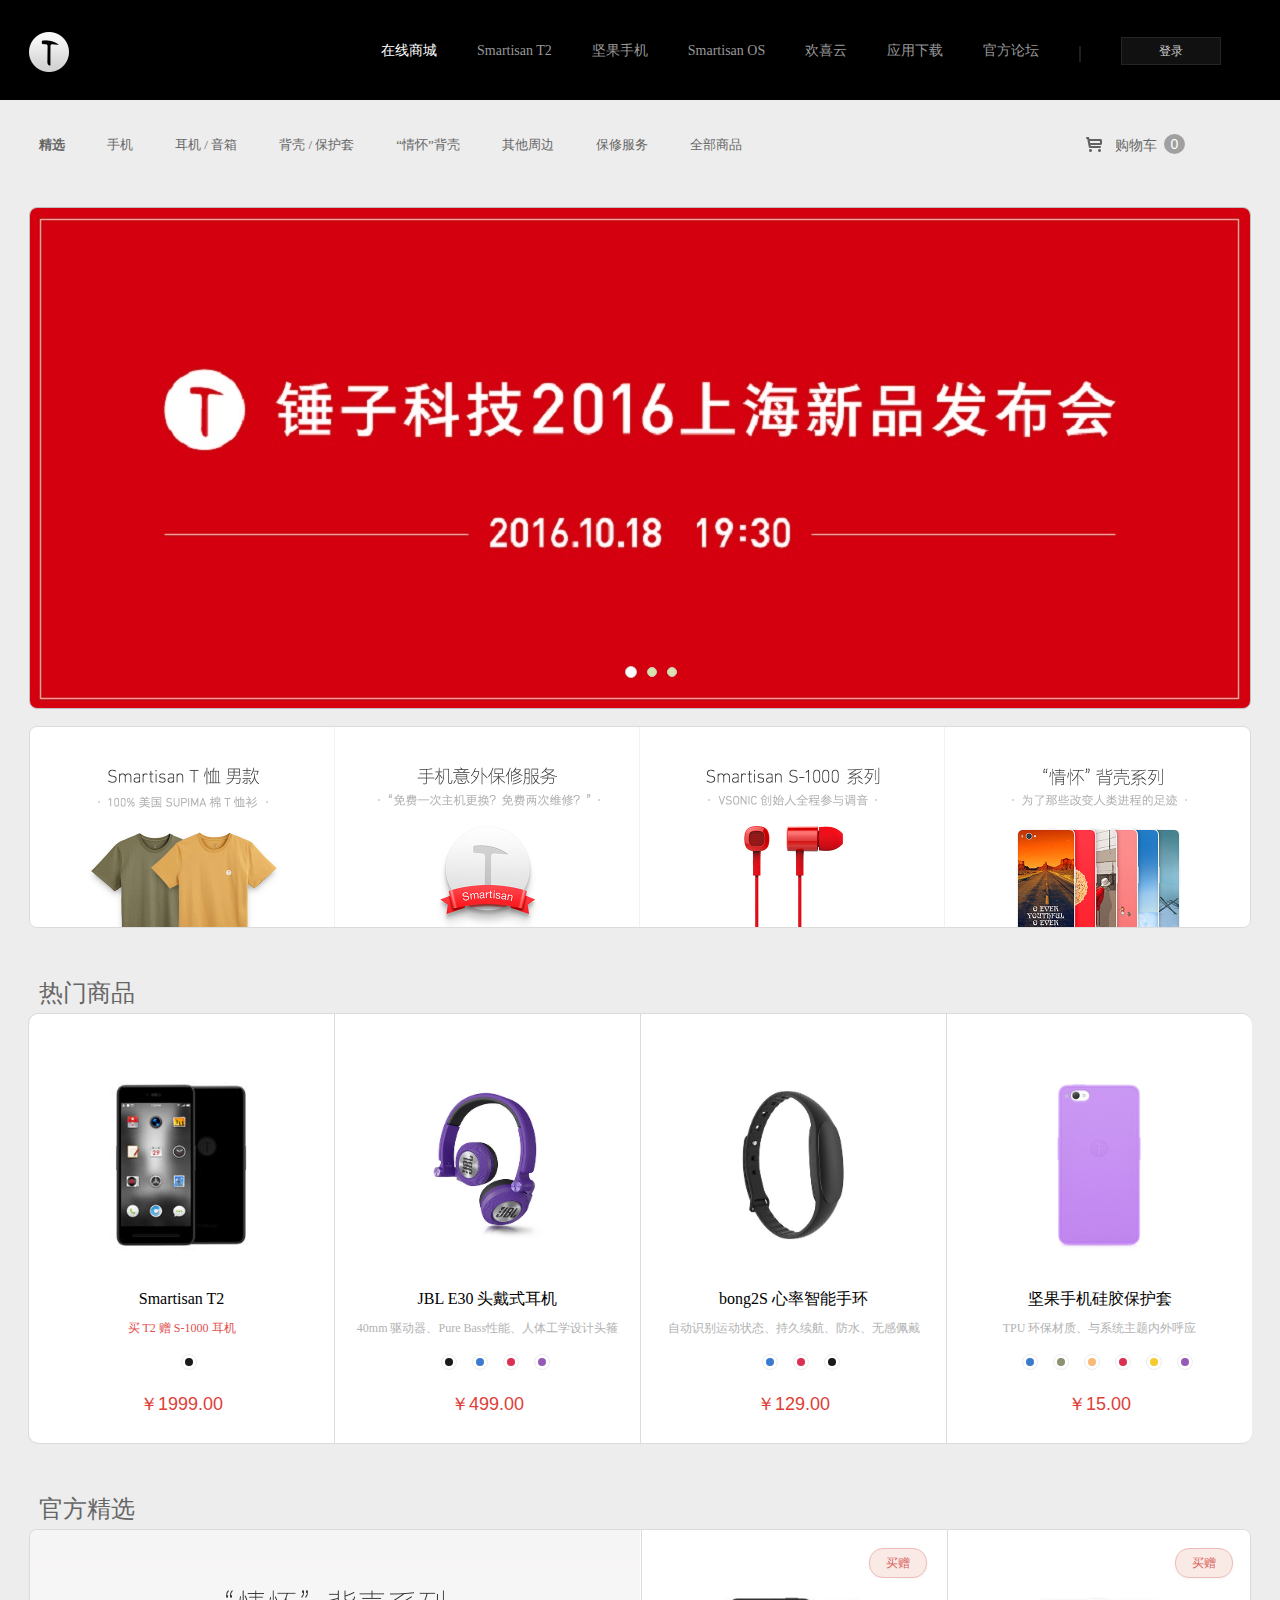
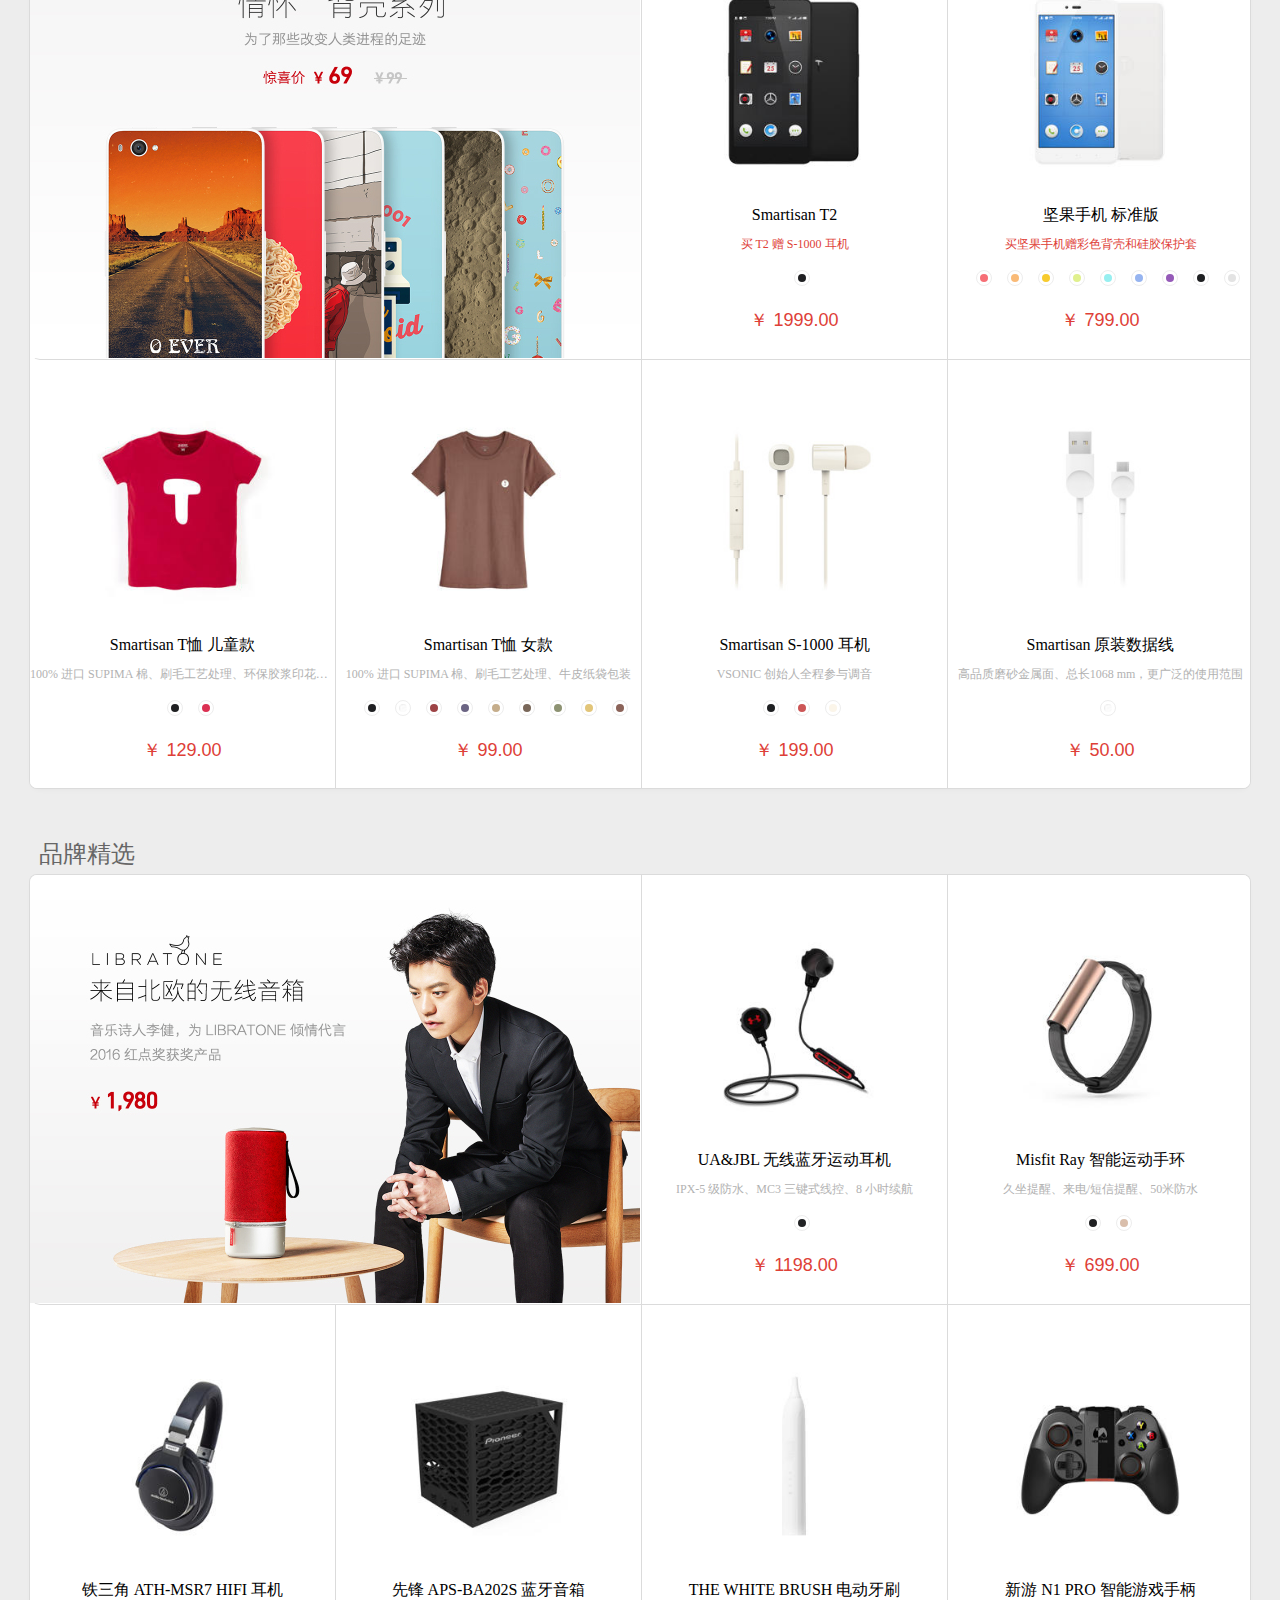
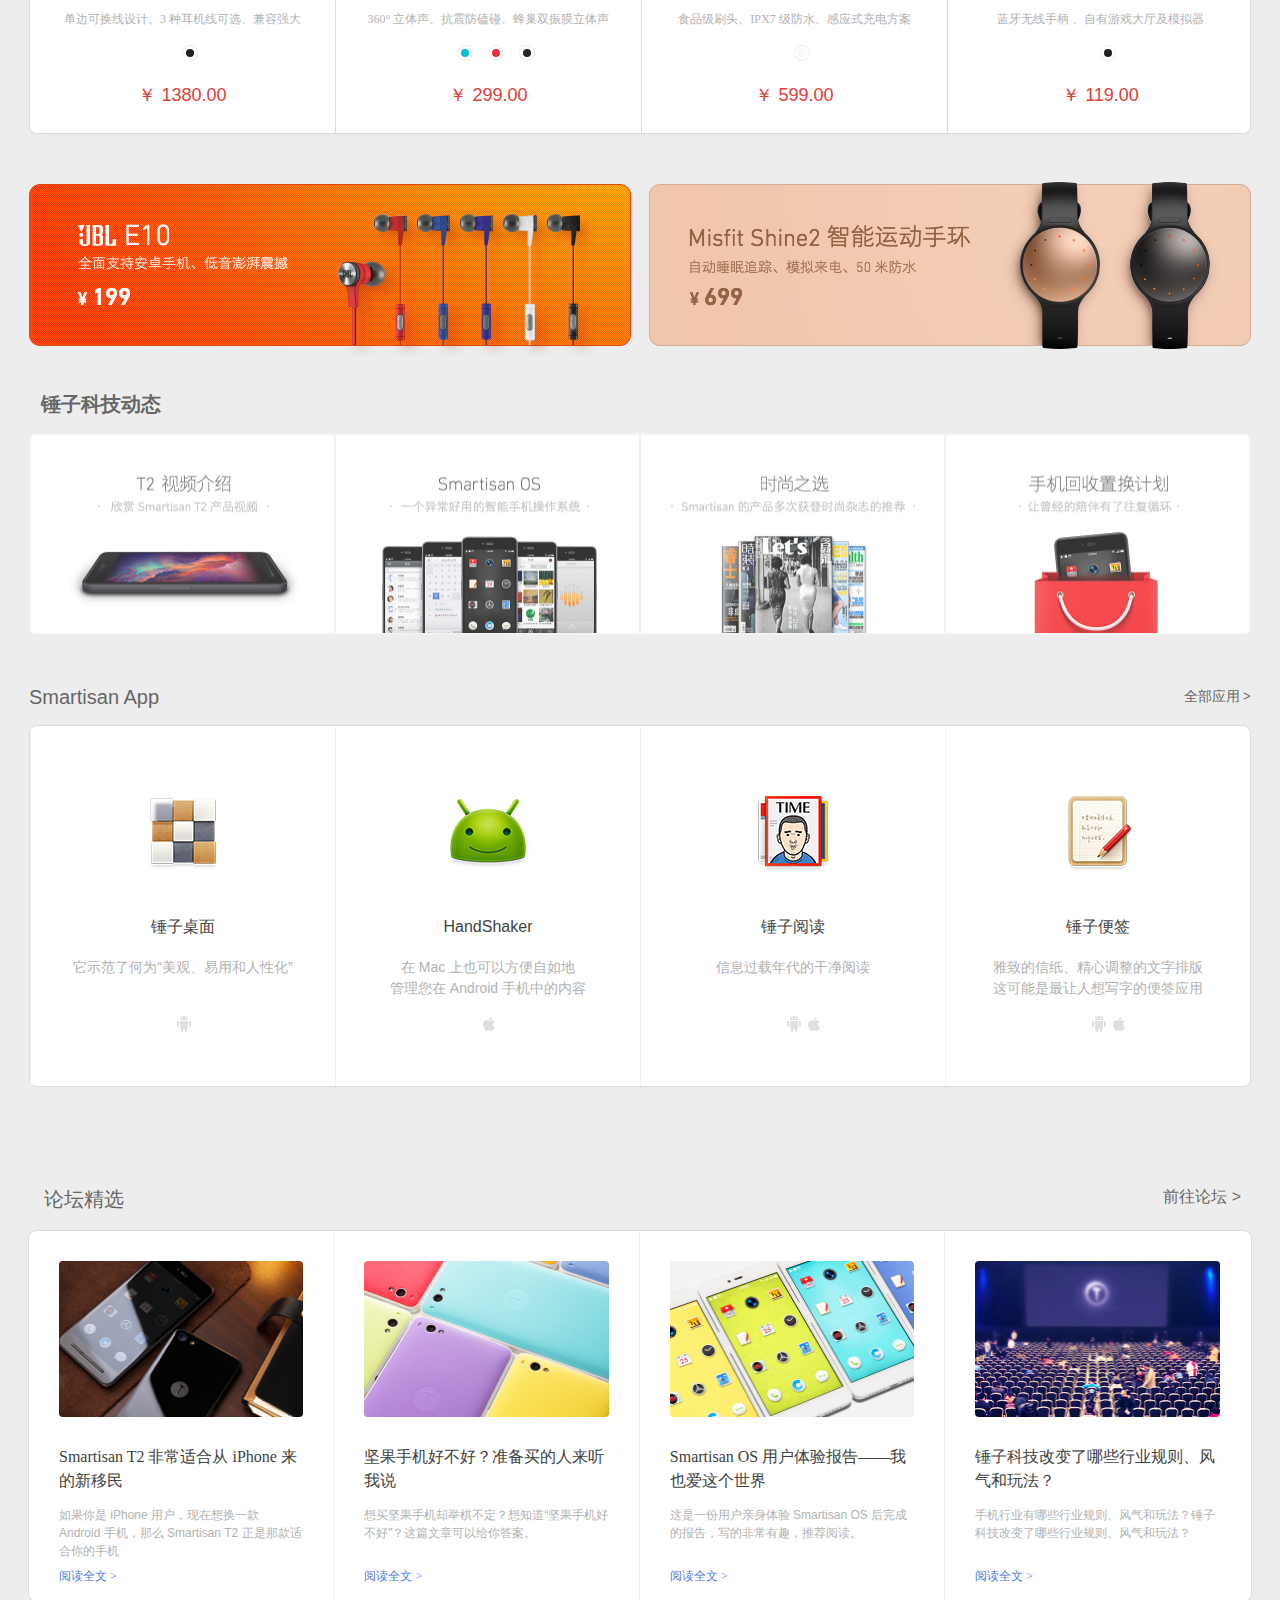
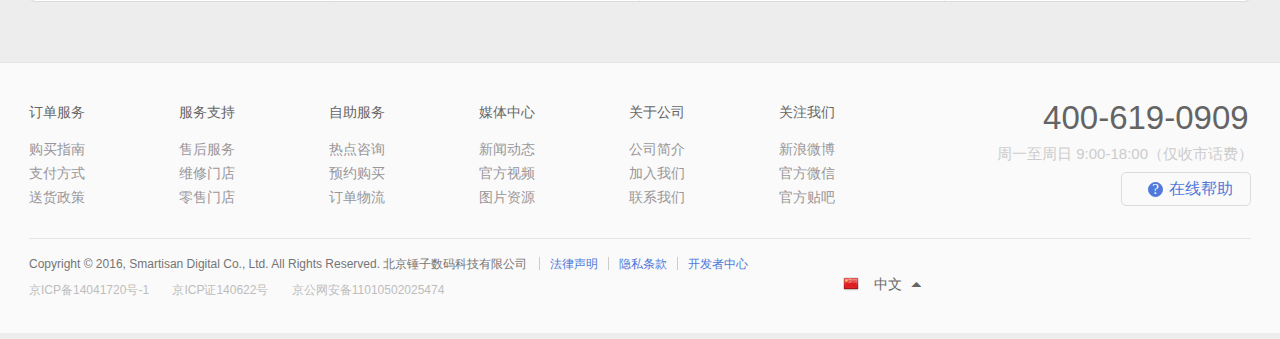
<file: index.html>
<!doctype html>
<html lang="en">
<head>
    <meta charset="UTF-8">
    <title>官方在线商城-Smartisan</title>
    <link rel="shortcut icon" href="favicon.ico"/>
    <link rel="stylesheet" href="css/base.css"/>
    <script src="js/animate.js"></script>
    <script src="js/jquery-1.12.2.js"></script>
    <link rel="stylesheet" href="css/cart.css"/>
    <script src="js/cart.js"></script>
    <link rel="stylesheet" href="css/1.css"/>
    <script src="js/1.js"></script>
    <script src="js/2.js"></script>
    <link rel="stylesheet" href="css/2.css"/>
    <script src="js/3.js"></script>
    <link rel="stylesheet" href="css/3.css"/>
    <link rel="stylesheet" href="css/4.css"/>
    <script src="js/4.js"></script>
</head>
<body>
<!--顶栏和nav开始-->
<div class="top">
    <div class="top-zj w ">
        <div class="zj-left fl">
            <a href="#"></a>
        </div>
        <div class="zj-zj fl">
            <ul>
                <li><a target="_blank" href="#" style="color:#FFFFFF" >在线商城</a></li>
                <li><a target="_blank" href="T2.html" style="color:#999999">Smartisan T2</a></li>
                <li><a target="_blank" href="jianguoshouji.html" style="color:#999999">坚果手机</a></li>
                <li><a target="_blank" href="smartisanOS.html" style="color:#999999">Smartisan OS</a></li>
                <li><a target="_blank" href="huanxiyun.html" style="color:#999999">欢喜云</a></li>
                <li><a target="_blank" href="yingyongxiazai.html" style="color:#999999">应用下载</a></li>
                <li><a href="#" style="color:#999999">官方论坛</a></li>
                <li class="lilast"></li>
            </ul>
        </div>
        <div class="zj-right">
            <input type="button" value="登录"/>
        </div>
    </div>
</div>
<div class="nav w pr ">
    <ul>
        <li><a href="#" id="jingxuan" style="font-weight: bold">精选</a></li>
        <li><a href="" id="li-phone">手机</a></li>
        <li><a href="" id="ear-li-phone">耳机 / 音箱</a></li>
        <li><a href="" id="beike-li">背壳 / 保护套</a></li>
        <li><a href="" id="qinghuai-li">“情怀”背壳</a></li>
        <li><a href="" id="qita-li">其他周边</a></li>
        <li><a href="" id="baoxiu-li">保修服务</a></li>
        <li><a href="" id="quanbu-li">全部商品</a></li>
    </ul>
    <div class="cartshop">
        <span class="icon-cartshop"></span>
        <a href="#">购物车</a>
        <span class="cartshop-count">0</span>
    </div>
    <!--购物车开始-->
    <div class="cart">
        <div class="cart-bottom">
            <input type="button" value="去结算"/>
        </div>
    </div>
    <!--购物车结束-->

</div>
<div class="nav-phone w " id="nav-phone">
    <div class="nav-phone-t2 fl phone1">
        <a href="#">
            <div class="nav-phone-t2-img">
                <img src="images/sm-t2.png" alt=""/>
            </div>
            <span class="span1"> Smartisan T2</span><br/>
            <span class="span2">¥ 1,799</span>
        </a>
    </div>
    <div class="nav-phone-t2 fl">
        <a href="#">
            <div class="nav-phone-t2-img">
                <img src="images/jg-bz.png" alt=""/>
            </div>
            <span class="span1">坚果手机标准版</span><br/>
            <span class="span2">¥ 699</span>
        </a>
    </div>
    <div class="nav-phone-t2 fl">
        <a href="#">
            <div class="nav-phone-t2-img">
                <img src="images/jg-wy.png" alt=""/>
            </div>
            <span class="span1">坚果手机文艺版</span><br/>
            <span class="span2">¥699</span>
        </a>
    </div>
    <div class="nav-phone-t2 fl">
        <a href="#">
            <div class="nav-phone-t2-img">
                <img src="images/sm-t2.png" alt=""/>
            </div>
            <span class="span1">坚果黑色黑色版</span><br/>
            <span class="span2">¥ 699</span>
        </a>
    </div>
</div>
<div class="nav-phone w " id="earphone">
    <div class="nav-phone-t2 fl phone1">
        <a href="#">
            <div class="nav-phone-t2-img">
                <img src="images/ear1.jpg" alt=""/>
            </div>
            <span class="span1">JBL S300A 头戴式耳机</span><br/>
            <span class="span2">¥ 799</span>
        </a>
    </div>
    <div class="nav-phone-t2 fl">
        <a href="#">
            <div class="nav-phone-t2-img">
                <img src="images/ear2.jpg" alt=""/>
            </div>
            <span class="span1">UA&JBL Wireless 耳机</span><br/>
            <span class="span2">¥ 1198</span>
        </a>
    </div>
    <div class="nav-phone-t2 fl">
        <a href="#">
            <div class="nav-phone-t2-img">
                <img src="images/ear3.jpg" alt=""/>
            </div>
            <span class="span1">先锋 SE-CL35S 入耳式耳机</span><br/>
            <span class="span2">¥ 299</span>
        </a>
    </div>
    <div class="nav-phone-t2 fl">
        <a href="#">
            <div class="nav-phone-t2-img">
                <img src="images/ear4.jpg" alt=""/>
            </div>
            <span class="span1">Libratone Zipp 无线音箱</span><br/>
            <span class="span2">¥ 1198</span>
        </a>
    </div>
</div>
<div class="nav-phone w " id="beike">
    <div class="nav-phone-t2 fl phone1">
        <a href="#">
            <div class="nav-phone-t2-img">
                <img src="images/beihe1.png" alt=""/>
            </div>
            <span class="span1">戴姆勒发明摩托车</span><br/>
            <span class="span2">¥ 69</span>
        </a>
    </div>
    <div class="nav-phone-t2 fl">
        <a href="#">
            <div class="nav-phone-t2-img">
                <img src="images/beihe2.png" alt=""/>
            </div>
            <span class="span1">杰克·凯鲁亚克去世</span><br/>
            <span class="span2">¥ 69</span>
        </a>
    </div>
    <div class="nav-phone-t2 fl">
        <a href="#">
            <div class="nav-phone-t2-img">
                <img src="images/beihe3.png" alt=""/>
            </div>
            <span class="span1">人类首次到达南极点</span><br/>
            <span class="span2">¥ 69</span>
        </a>
    </div>
    <div class="nav-phone-t2 fl">
        <a href="#">
            <div class="nav-phone-t2-img">
                <img src="images/beihe4.png" alt=""/>
            </div>
            <span class="span1">世界第一份方便面问世</span><br/>
            <span class="span2">¥ 69</span>
        </a>
    </div>
</div>
<div class="nav-phone w " id="qinghuai">
    <div class="nav-phone-t2 fl phone1">
        <a href="#">
            <div class="nav-phone-t2-img">
                <img src="images/beihe1.png" alt=""/>
            </div>
            <span class="span1">戴姆勒发明摩托车</span><br/>
            <span class="span2">¥ 69</span>
        </a>
    </div>
    <div class="nav-phone-t2 fl">
        <a href="#">
            <div class="nav-phone-t2-img">
                <img src="images/beihe2.png" alt=""/>
            </div>
            <span class="span1">杰克·凯鲁亚克去世</span><br/>
            <span class="span2">¥ 69</span>
        </a>
    </div>
    <div class="nav-phone-t2 fl">
        <a href="#">
            <div class="nav-phone-t2-img">
                <img src="images/beihe3.png" alt=""/>
            </div>
            <span class="span1">人类首次到达南极点</span><br/>
            <span class="span2">¥ 69</span>
        </a>
    </div>
    <div class="nav-phone-t2 fl">
        <a href="#">
            <div class="nav-phone-t2-img">
                <img src="images/beihe4.png" alt=""/>
            </div>
            <span class="span1">世界第一份方便面问世</span><br/>
            <span class="span2">¥ 69</span>
        </a>
    </div>
</div>
<div class="nav-phone w " id="qita">
    <div class="nav-phone-t2 fl phone1">
        <a href="#">
            <div class="nav-phone-t2-img">
                <img src="images/qita1.png" alt=""/>
            </div>
            <span class="span1">Smartisan 儿童T恤</span><br/>
            <span class="span2">¥129</span>
        </a>
    </div>
    <div class="nav-phone-t2 fl">
        <a href="#">
            <div class="nav-phone-t2-img">
                <img src="images/qita2.png" alt=""/>
            </div>
            <span class="span1"> Misfit Shine2 智能计步手环</span><br/>
            <span class="span2">¥699</span>
        </a>
    </div>
    <div class="nav-phone-t2 fl">
        <a href="#">
            <div class="nav-phone-t2-img">
                <img src="images/qita3.png" alt=""/>
            </div>
            <span class="span1">Misfit Ray 时尚智能运动手环</span><br/>
            <span class="span2">¥699</span>
        </a>
    </div>
    <div class="nav-phone-t2 fl">
        <a href="#">
            <div class="nav-phone-t2-img">
                <img src="images/qita4.png" alt=""/>
            </div>
            <span class="span1">猎奇 LQ-016 手机外置镜头</span><br/>
            <span class="span2">¥259</span>
        </a>
    </div>
</div>
<div class="nav-phone w " id="baoxiu">
    <div class="nav-phone-t2 fl phone1">
        <a href="#">
            <div class="nav-phone-t2-img">
                <img src="images/quanbu1.png" alt=""/>
            </div>
            <span class="span1">世界上第一盏电灯诞生</span><br/>
            <span class="span2">¥69</span>
        </a>
    </div>
    <div class="nav-phone-t2 fl">
        <a href="#">
            <div class="nav-phone-t2-img">
                <img src="images/quanbu2.png" alt=""/>
            </div>
            <span class="span1">Libratone无线音箱</span><br/>
            <span class="span2">¥1,280</span>
        </a>
    </div>
    <div class="nav-phone-t2 fl">
        <a href="#">
            <div class="nav-phone-t2-img">
                <img src="images/sm-t2.png" alt=""/>
            </div>
            <span class="span1"> Smartisan T2</span><br/>
            <span class="span2">¥ 1,799</span>
        </a>
    </div>
    <div class="nav-phone-t2 fl">
        <a href="#">
            <div class="nav-phone-t2-img">
                <img src="images/qita1.png" alt=""/>
            </div>
            <span class="span1">Smartisan 儿童T恤</span><br/>
            <span class="span2">¥129</span>
        </a>
    </div>
</div>
<div class="nav-phone w " id="quanbu">
    <ul>
        <li></li>
        <li></li>
        <li></li>
        <li></li>
        <li></li>
    </ul>
</div>
<div class="goTop w" id="goTop">
    <a href="#"><img src="images/arrow_up.png" alt=""/></a>
</div>
<!--顶栏和nav结束-->

<!--陈良婷-->
<!--banner  开始-->
<div class="banner w" >
    <div class="banner-box" id="banner-box">
        <ul id="banner-ul">
            <li><a href=""><img class="shake" src="images/banner1.jpg" alt=""/></a></li>
            <li><a href=""><img class="shake" src="images/banner2.jpg" alt=""/></a></li>
            <li><a href=""><img class="shake" src="images/banner3.jpg" alt=""/></a></li>
        </ul>
        <ol></ol>
    </div>
</div>
<!--banner 结束-->
<div class="activity-panel w">
    <div class="box">
        <ul>
            <li style="margin-left: -1px"><a href="#"><img src="images/banner_b1.jpg" alt=""/></a></li>
            <li><a href="#"><img src="images/banner_b2.jpg" alt=""/></a></li>
            <li><a href="#"><img src="images/banner_b3.jpg" alt=""/></a></li>
            <li><a href="#"><img src="images/banner_b4.jpg" alt=""/></a></li>
        </ul>
    </div>
</div>

<!--杨康伟部分-->
<!--热门商品开始-->
<h3 class="hot-product">热门商品</h3>
<div class="hot-pro w">
    <ul>
        <li class="lis1">

            <img src="images/phone.jpg" alt=""/>

            <p class="pro-name">Smartisan T2</p>

            <p class="pro-intro">买 T2 赠 S-1000 耳机</p>
            <div class="pro-choice">
                <ul>
                    <li>
                        <div class="box1">
                            <div class="box2"><img src="images/black.jpg" alt=""/></div>
                        </div>
                    </li>
                </ul>
            </div>

            <div class="pro-price">
                <span>￥1999.00</span>
            </div>
            <div class="pro-detail">
                <input type="button" value="查看详情" class="btn1"/>
                <input type="button" value="加入购物车" class="btn2"/>
            </div>
        </li>
        <li class="lis2">
            <img src="images/earblack.jpg" alt=""/>
            <img src="images/earblue.jpg" alt=""/>
            <img src="images/earred.jpg" alt=""/>
            <img src="images/earpurple.jpg" alt=""/>

            <p class="pro-name">JBL E30 头戴式耳机</p>

            <p class="pro-intro">40mm 驱动器、Pure Bass性能、人体工学设计头箍</p>
            <div class="pro-choice">
                <ul>
                    <li>
                        <div class="box1">
                            <div class="box2"><img src="images/black.jpg" alt=""/></div>
                        </div>
                    </li>
                    <li>
                        <div class="box1">
                            <div class="box2"><img src="images/blue.jpg" alt=""/></div>
                        </div>
                    </li>
                    <li>
                        <div class="box1">
                            <div class="box2"><img src="images/red.jpg" alt=""/></div>
                        </div>
                    </li>
                    <li>
                        <div class="box1">
                            <div class="box2"><img src="images/purple.jpg" alt=""/></div>
                        </div>
                    </li>
                </ul>
            </div>

            <div class="pro-price">
                <span>￥499.00</span>
            </div>
            <div class="pro-detail">
                <input type="button" value="查看详情" class="btn1"/>
                <input type="button" value="加入购物车" class="btn2"/>
            </div>
        </li>
        <li class="lis3">
            <img src="images/bongblue.jpg" alt=""/>
            <img src="images/bongred.jpg" alt=""/>
            <img src="images/bongblack.jpg" alt=""/>

            <p class="pro-name">bong2S 心率智能手环</p>

            <p class="pro-intro">自动识别运动状态、持久续航、防水、无感佩戴</p>
            <div class="pro-choice">
                <ul>
                    <li>
                        <div class="box1">
                            <div class="box2"><img src="images/blue.jpg" alt=""/></div>
                        </div>
                    </li>
                    <li>
                        <div class="box1">
                            <div class="box2"><img src="images/red.jpg" alt=""/></div>
                        </div>
                    </li>
                    <li>
                        <div class="box1">
                            <div class="box2"><img src="images/black.jpg" alt=""/></div>
                        </div>
                    </li>
                </ul>
            </div>

            <div class="pro-price">
                <span>￥129.00</span>
            </div>
            <div class="pro-detail">
                <input type="button" value="查看详情" class="btn1"/>
                <input type="button" value="加入购物车" class="btn2"/>
            </div>
        </li>
        <li class="lis4">
            <img src="images/coverblue.jpg" alt=""/>
            <img src="images/covergreen.jpg" alt=""/>
            <img src="images/coverorange.jpg" alt=""/>
            <img src="images/coverred.jpg" alt=""/>
            <img src="images/coveryellow.jpg" alt=""/>
            <img src="images/coverpurple.jpg" alt=""/>

            <p class="pro-name">坚果手机硅胶保护套</p>

            <p class="pro-intro">TPU 环保材质、与系统主题内外呼应</p>
            <div class="pro-choice">
                <ul>
                    <li>
                        <div class="box1">
                            <div class="box2"><img src="images/blue.jpg" alt=""/></div>
                        </div>
                    </li>
                    <li>
                        <div class="box1">
                            <div class="box2"><img src="images/green.jpg" alt=""/></div>
                        </div>
                    </li>
                    <li>
                        <div class="box1">
                            <div class="box2"><img src="images/orange.jpg" alt=""/></div>
                        </div>
                    </li>
                    <li>
                        <div class="box1">
                            <div class="box2"><img src="images/red.jpg" alt=""/></div>
                        </div>
                    </li>
                    <li>
                        <div class="box1">
                            <div class="box2"><img src="images/yellow.jpg" alt=""/></div>
                        </div>
                    </li>
                    <li>
                        <div class="box1">
                            <div class="box2"><img src="images/purple.jpg" alt=""/></div>
                        </div>
                    </li>
                </ul>
            </div>

            <div class="pro-price">
                <span>￥15.00</span>
            </div>
            <div class="pro-detail">
                <input type="button" value="查看详情" class="btn1"/>
                <input type="button" value="加入购物车" class="btn2"/>
            </div>
        </li>
    </ul>
</div>
<!--热门商品结束-->
<!--杨康伟部分结束-->

<!--黄敦明开始-->
<div class="huangdunming">
    <!--官方精选开始-->
    <h3 class="hot-product">官方精选</h3>
    <div class="hot-pro w">
        <ul>
            <li class="lis0">
                <a href="#"><img src="images/top/zs.jpg" alt=""/></a>
            </li>
            <li class="lis1">
                <a href="#"><span class="sp">买赠</span></a>
                <img src="images/top/8-1.jpg" alt=""/>

                <p class="pro-name">Smartisan T2</p>

                <p class="pro-intro" style ="color:#DE4037">买 T2 赠 S-1000 耳机</p>
                <div class="pro-choice">
                    <ul>
                        <a href="#">
                            <li>
                                <div class="box1">
                                    <div class="box2"><img src="images/top/8.jpg" alt=""/></div>
                                </div>
                            </li>
                        </a>
                    </ul>
                </div>

                <div class="pro-price">
                    <i>￥</i>
                    <span>1999.00</span>
                </div>
                <div class="pro-detail">
                    <input type="button" value="查看详情" class="btn1"/>
                    <!--<input type="button" value="加入购物车" class="btn2"/>-->
                </div>
            </li>
            <li class="lis2">
                <img src="images/top/1-1.jpg" alt=""/>
                <img src="images/top/2-1.jpg" alt=""/>
                <img src="images/top/3-1.jpg" alt=""/>
                <img src="images/top/4-1.jpg" alt=""/>
                <img src="images/top/5-1.jpg" alt=""/>
                <img src="images/top/6-1.jpg" alt=""/>
                <img src="images/top/7-1.jpg" alt=""/>
                <img src="images/top/8-1.jpg" alt=""/>
                <img src="images/top/9-1.jpg" alt=""/>
                <a href="#"><span class="sp">买赠</span></a>
                <p class="pro-name">坚果手机 标准版</p>

                <p class="pro-intro" style ="color:#DE4037">买坚果手机赠彩色背壳和硅胶保护套</p>
                <div class="pro-choice">
                    <ul>
                        <a href="#">
                            <li>
                                <div class="box1">
                                    <div class="box2"><img src="images/top/1.jpg" alt=""/></div>
                                </div>
                            </li>
                            <li>
                                <div class="box1">
                                    <div class="box2"><img src="images/top/2.jpg" alt=""/></div>
                                </div>
                            </li>
                            <li>
                                <div class="box1">
                                    <div class="box2"><img src="images/top/3.jpg" alt=""/></div>
                                </div>
                            </li>
                            <li>
                                <div class="box1">
                                    <div class="box2"><img src="images/top/4.jpg" alt=""/></div>
                                </div>
                            </li>
                            <li>
                                <div class="box1">
                                    <div class="box2"><img src="images/top/5.jpg" alt=""/></div>
                                </div>
                            </li>
                            <li>
                                <div class="box1">
                                    <div class="box2"><img src="images/top/6.jpg" alt=""/></div>
                                </div>
                            </li>
                            <li>
                                <div class="box1">
                                    <div class="box2"><img src="images/top/7.jpg" alt=""/></div>
                                </div>
                            </li>
                            <li>
                                <div class="box1">
                                    <div class="box2"><img src="images/top/8.jpg" alt=""/></div>
                                </div>
                            </li>
                            <li>
                                <div class="box1">
                                    <div class="box2"><img src="images/top/9.jpg" alt=""/></div>
                                </div>
                            </li>
                        </a>
                    </ul>
                </div>

                <div class="pro-price">
                    <i>￥</i>
                    <span>799.00</span>
                </div>
                <div class="pro-detail">
                    <input type="button" value="查看详情" class="btn1"/>
                    <!--<input type="button" value="加入购物车" class="btn2"/>-->
                </div>
            </li>
            <li class="lis3">
                <img src="images/top/y1.jpg" alt=""/>
                <img src="images/top/y2.jpg" alt=""/>
                <p class="pro-name">Smartisan T恤 儿童款</p>

                <p class="pro-intro">100% 进口 SUPIMA 棉、刷毛工艺处理、环保胶浆印花工艺</p>
                <div class="pro-choice">
                    <ul>
                        <a href="#">
                            <li>
                                <div class="box1">
                                    <div class="box2"><img src="images/top/8.jpg" alt=""/></div>
                                </div>
                            </li>
                            <li>
                                <div class="box1">
                                    <div class="box2"><img src="images/top/y2-1.jpg" alt=""/></div>
                                </div>
                            </li>
                        </a>
                    </ul>
                </div>

                <div class="pro-price">
                    <i>￥</i>
                    <span>129.00</span>
                </div>
                <div class="pro-detail">
                    <input type="button" value="查看详情" class="btn1"/>
                    <!--<input type="button" value="加入购物车" class="btn2"/>-->
                </div>
            </li>
            <li class="lis4">
                <img src="images/top/yi1.jpg" alt=""/>
                <img src="images/top/yi2.jpg" alt=""/>
                <img src="images/top/yi3.jpg" alt=""/>
                <img src="images/top/yi4.jpg" alt=""/>
                <img src="images/top/yi5.jpg" alt=""/>
                <img src="images/top/yi6.jpg" alt=""/>
                <img src="images/top/yi7.jpg" alt=""/>
                <img src="images/top/yi8.jpg" alt=""/>
                <img src="images/top/yi9.jpg" alt=""/>
                <p class="pro-name">Smartisan T恤 女款</p>

                <p class="pro-intro">100% 进口 SUPIMA 棉、刷毛工艺处理、牛皮纸袋包装</p>
                <div class="pro-choice">
                    <ul>
                        <a href="#">
                            <li>
                                <div class="box1">
                                    <div class="box2"><img src="images/top/yi1-1.jpg" alt=""/></div>
                                </div>
                            </li>
                            <li>
                                <div class="box1">
                                    <div class="box2"><img src="images/top/yi1-2.jpg" alt=""/></div>
                                </div>
                            </li>
                            <li>
                                <div class="box1">
                                    <div class="box2"><img src="images/top/yi1-3.jpg" alt=""/></div>
                                </div>
                            </li>
                            <li>
                                <div class="box1">
                                    <div class="box2"><img src="images/top/yi1-4.jpg" alt=""/></div>
                                </div>
                            </li>
                            <li>
                                <div class="box1">
                                    <div class="box2"><img src="images/top/yi1-5.jpg" alt=""/></div>
                                </div>
                            </li>
                            <li>
                                <div class="box1">
                                    <div class="box2"><img src="images/top/yi1-6.jpg" alt=""/></div>
                                </div>
                            </li>
                            <li>
                                <div class="box1">
                                    <div class="box2"><img src="images/top/yi1-7.jpg" alt=""/></div>
                                </div>
                            </li>
                            <li>
                                <div class="box1">
                                    <div class="box2"><img src="images/top/yi1-8.jpg" alt=""/></div>
                                </div>
                            </li>
                            <li>
                                <div class="box1">
                                    <div class="box2"><img src="images/top/yi1-9.jpg" alt=""/></div>
                                </div>
                            </li>
                        </a>
                    </ul>
                </div>

                <div class="pro-price">
                    <i>￥</i>
                    <span>99.00</span>
                </div>
                <div class="pro-detail">
                    <input type="button" value="查看详情" class="btn1"/>
                    <!--<input type="button" value="加入购物车" class="btn2"/>-->
                </div>
            </li>
            <li class="lis5">
                <img src="images/top/e1.jpg" alt=""/>
                <img src="images/top/e2.jpg" alt=""/>
                <img src="images/top/e3.jpg" alt=""/>
                <p class="pro-name">Smartisan S-1000 耳机</p>

                <p class="pro-intro">VSONIC 创始人全程参与调音</p>
                <div class="pro-choice">
                    <ul>
                        <a href="#">
                            <li>
                                <div class="box1">
                                    <div class="box2"><img src="images/top/e1-1.jpg" alt=""/></div>
                                </div>
                            </li>
                            <li>
                                <div class="box1">
                                    <div class="box2"><img src="images/top/e2-1.jpg" alt=""/></div>
                                </div>
                            </li>
                            <li>
                                <div class="box1">
                                    <div class="box2"><img src="images/top/e3-1.jpg" alt=""/></div>
                                </div>
                            </li>
                        </a>
                    </ul>
                </div>
                <div class="pro-price">
                    <i>￥</i>
                    <span>199.00</span>
                </div>
                <div class="pro-detail">
                    <input type="button" value="查看详情" class="btn1"/>
                    <!--<input type="button" value="加入购物车" class="btn2"/>-->
                </div>
            <li class="lis6">
                <img src="images/top/253X253 (5).jpg" alt=""/>
                <p class="pro-name">Smartisan 原装数据线</p>
                <p class="pro-intro">高品质磨砂金属面、总长1068 mm，更广泛的使用范围</p>
                <div class="pro-choice">
                    <ul>
                        <a href="#">
                            <li>
                                <div class="box1">
                                    <div class="box2"><img src="images/top/yi1-2.jpg" alt=""/></div>
                                </div>
                            </li>
                        </a>
                    </ul>
                </div>
                <div class="pro-price">
                    <i>￥</i>
                    <span>50.00</span>
                </div>
                <div class="pro-detail">
                    <input type="button" value="查看详情" class="btn1"/>
                    <input type="button" value="加入购物车" class="btn2"/>
                </div>
            </li>
        </ul>
    </div>
    <!--品牌精选开始-->
    <h3 class="hot-product">品牌精选</h3>
    <div class="hot-pro w">
        <ul>
            <li class="lis0">
                <a href="#"><img src="images/bot/zs.jpg" alt=""/></a>
            </li>
            <li class="lis1">
                <img src="images/bot/253X253.jpg" alt=""/>

                <p class="pro-name">UA&JBL 无线蓝牙运动耳机</p>

                <p class="pro-intro">IPX-5 级防水、MC3 三键式线控、8 小时续航</p>
                <div class="pro-choice">
                    <ul>
                        <a href="#">
                            <li>
                                <div class="box1">
                                    <div class="box2"><img src="images/bot/ej.jpg" alt=""/></div>
                                </div>
                            </li>
                        </a>
                    </ul>
                </div>

                <div class="pro-price">
                    <i>￥</i>
                    <span>1198.00</span>
                </div>
                <div class="pro-detail">
                    <input type="button" value="查看详情" class="btn1"/>
                    <input type="button" value="已售罄" class="btn2"/>
                </div>
            </li>
            <li class="lis2-1">
                <img src="images/bot/eh1.jpg" alt=""/>
                <img src="images/bot/eh2.jpg" alt=""/>

                <p class="pro-name">Misfit Ray 智能运动手环</p>

                <p class="pro-intro">久坐提醒、来电/短信提醒、50米防水</p>
                <div class="pro-choice">
                    <ul>
                        <a href="#">
                            <li>
                                <div class="box1">
                                    <div class="box2"><img src="images/bot/eh1-1.jpg" alt=""/></div>
                                </div>
                            </li>
                            <li>
                                <div class="box1">
                                    <div class="box2"><img src="images/bot/eh2-1.jpg" alt=""/></div>
                                </div>
                            </li>
                        </a>
                    </ul>
                </div>

                <div class="pro-price">
                    <i>￥</i>
                    <span>699.00</span>
                </div>
                <div class="pro-detail">
                    <input type="button" value="查看详情" class="btn1"/>
                    <input type="button" value="加入购物车" class="btn2"/>
                </div>
            </li>
            <li class="lis3">
                <img src="images/bot/253X253 (2).jpg" alt=""/>
                <p class="pro-name">铁三角 ATH-MSR7 HIFI 耳机</p>

                <p class="pro-intro">单边可换线设计、3 种耳机线可选、兼容强大</p>
                <div class="pro-choice">
                    <ul>
                        <a href="#">
                            <li>
                                <div class="box1">
                                    <div class="box2"><img src="images/bot/eh1-1.jpg" alt=""/></div>
                                </div>
                            </li>
                        </a>
                    </ul>
                </div>

                <div class="pro-price">
                    <i>￥</i>
                    <span>1380.00</span>
                </div>
                <div class="pro-detail">
                    <input type="button" value="查看详情" class="btn1"/>
                    <input type="button" value="加入购物车" class="btn2"/>
                </div>
            </li>
            <li class="lis4-1">
                <img src="images/bot/yx1.jpg" alt=""/>
                <img src="images/bot/yx2.jpg" alt=""/>
                <img src="images/bot/yx3.jpg" alt=""/>

                <p class="pro-name">先锋 APS-BA202S 蓝牙音箱</p>

                <p class="pro-intro">360° 立体声、抗震防磕碰、蜂巢双振膜立体声</p>
                <div class="pro-choice">
                    <ul>
                        <a href="#">
                            <li>
                                <div class="box1">
                                    <div class="box2"><img src="images/bot/yx1-1.jpg" alt=""/></div>
                                </div>
                            </li>
                            <li>
                                <div class="box1">
                                    <div class="box2"><img src="images/bot/yx2-1.jpg" alt=""/></div>
                                </div>
                            </li>
                            <li>
                                <div class="box1">
                                    <div class="box2"><img src="images/bot/yx3-1.jpg" alt=""/></div>
                                </div>
                            </li>
                        </a>
                    </ul>
                </div>

                <div class="pro-price">
                    <i>￥</i>
                    <span>299.00</span>
                </div>
                <div class="pro-detail">
                    <input type="button" value="查看详情" class="btn1"/>
                    <input type="button" value="加入购物车" class="btn2"/>
                </div>
            </li>
            <li class="lis5">
                <img src="images/bot/253X253 (4).jpg" alt=""/>

                <p class="pro-name">THE WHITE BRUSH 电动牙刷</p>

                <p class="pro-intro">食品级刷头、IPX7 级防水、感应式充电方案</p>
                <div class="pro-choice">
                    <ul>
                        <a href="#">
                            <li>
                                <div class="box1">
                                    <div class="box2"><img src="images/top/yi1-2.jpg" alt=""/></div>
                                </div>
                            </li>
                        </a>
                    </ul>
                </div>
                <div class="pro-price">
                    <i>￥</i>
                    <span>599.00</span>
                </div>
                <div class="pro-detail">
                    <input type="button" value="查看详情" class="btn1"/>
                    <!--<input type="button" value="加入购物车" class="btn2"/>-->
                </div>
            <li class="lis6">
                <img src="images/bot/253X253 (5).jpg" alt=""/>
                <p class="pro-name">新游 N1 PRO 智能游戏手柄</p>
                <p class="pro-intro">蓝牙无线手柄 、自有游戏大厅及模拟器</p>
                <div class="pro-choice">
                    <ul>
                        <a href="#">
                            <li>
                                <div class="box1">
                                    <div class="box2"><img src="images/bot/eh1-1.jpg" alt=""/></div>
                                </div>
                            </li>
                        </a>
                    </ul>
                </div>
                <div class="pro-price">
                    <i>￥</i>
                    <span>119.00</span>
                </div>
                <div class="pro-detail">
                    <input type="button" value="查看详情" class="btn1"/>
                    <input type="button" value="已售罄" class="btn2"/>
                </div>
            </li>
        </ul>
    </div>
</div>
<!--黄敦明结束-->

<!--梁善锋开始-->
<!--小banner-->
<div class="min-banner w">
    <ul>
        <li class="banner-1">
            <a href="#"><img src="images/min-banner1.png" alt=""/></a>
        </li>
        <li class="banner-2">
            <a href="#"><img src="images/min-banner2.png" alt=""/></a>
        </li>
    </ul>
</div>
<!--锤子科技动态-->
<div class="technology w">
    <header class="title-header">
        <h5 class="title">锤子科技动态</h5>
    </header>
    <ul class="dynamic">
        <li class="dynamic-pic"><a href="#"><img src="images/dynamic1.jpg" alt=""/></a></li>
        <li class="dynamic-pic"><a href="#"><img src="images/dynamic2.jpg" alt=""/></a></li>
        <li class="dynamic-pic"><a href="#"><img src="images/dynamic3.jpg" alt=""/></a></li>
        <li class="dynamic-pic"><a href="#"><img src="images/dynamic4.jpg" alt=""/></a></li>
    </ul>
</div>
<!--梁善锋结束-->
<!--Smartisan App  开始-->
<div class="app-panel w">
    <h2>Smartisan App <a href="#" class="fr">全部应用 <span>&gt;</span></a></h2>
    <div class="box">
        <ul>
            <li class="launcher">
                <div class="app-content">
                    <div class="app-image">
                        <img src="images/app1.png" alt=""/>
                    </div>
                    <div class="infor">
                        <h6>锤子桌面</h6>
                        <p>它示范了何为“美观、易用和人性化”</p>
                    </div>
                    <div class="platform">
                        <span class="icon-android"></span>
                    </div>
                </div>
                <div class="operation">
                    <div class="qrcode">
                        <img src="images/二维码.png" alt=""/>
                    </div>
                    <p>扫二维码下载锤子桌面</p>
                    <a href="#">进一步了解锤子桌面 <span>&gt;</span></a>
                </div>
            </li>
            <li class="handshaker">
                <div class="app-content">
                    <div class="app-image">
                        <img src="images/app2.png" alt=""/>
                    </div>
                    <div class="infor">
                        <h6>HandShaker</h6>
                        <p>
                            <span>在 Mac 上也可以方便自如地</span><br>
                            <sapn>管理您在 Android 手机中的内容</sapn>
                        </p>
                    </div>
                    <div class="platform">
                        <span class="icon-ios1"></span>
                    </div>
                </div>
                <div class="operation">
                    <div class="qrcode1">
                        <a href=""><span class="txt">直接下载安装文件</span></a>
                        <span class="qt">
                            <a href="#"><i></i>
                                <i class="qt2">
                                    <i>Available on the</i>
                                    <i class="qt22">Mac App Store</i>
                                </i>
                                <i class="qt3">&gt;</i></a>
                        </span>
                    </div>
                    <p class="morep">直接下载安装包安装支持更多机型</p>
                    <a href="#">进一步了解 HandShaker <span>&gt;</span></a>
                </div>
            </li>
            <li class="reader">
                <div class="app-content">
                    <div class="app-image">
                        <img src="images/app3.png" alt=""/>
                    </div>
                    <div class="infor">
                        <h6>锤子阅读</h6>
                        <p>信息过载年代的干净阅读</p>
                    </div>
                    <div class="platform">
                        <span class="icon-android"></span>
                        <span class="icon-ios"></span>
                    </div>
                </div>
                <div class="operation">
                    <div class="qrcode">
                        <img src="images/二维码.png" alt=""/>
                    </div>
                    <p>扫二维码下载锤子阅读</p>
                    <a href="#">进一步了解锤子阅读 <span>&gt;</span></a>
                </div>
            </li>
            <li class="notes">
                <div class="app-content">
                    <div class="app-image">
                        <img src="images/app4.png" alt=""/>
                    </div>
                    <div class="infor">
                        <h6>锤子便签</h6>
                        <p>
                            <span>雅致的信纸、精心调整的文字排版</span><br/>
                            <span>这可能是最让人想写字的便签应用</span>
                        </p>
                    </div>
                    <div class="platform">
                        <span class="icon-android"></span>
                        <span class="icon-ios"></span>
                    </div>
                </div>
                <div class="operation">
                    <div class="qrcode">
                        <img src="images/二维码.png" alt=""/>
                    </div>
                    <p>扫二维码下载锤子便签</p>
                    <a href="#">进一步了解锤子便签 <span>&gt;</span></a>
                </div>
            </li>
        </ul>
    </div>
</div>
<!--Smartisan App  结束-->
<!--陈良婷结束-->
<!--杨姗姗开始-->
<!-----------------论坛精选---------------->
<div class="forum-panel">
    <div class="title-header w">
        <h5 class = "title">论坛精选</h5>
        <div class="more">
            <a href="#">
                前往论坛
                <i>&gt;</i>
            </a>
        </div>
    </div>
    <ul class="box w">
        <li>
            <img src="images/lunTan001.jpg" alt="">
            <div class="info">
                <h5>Smartisan T2 非常适合从 iPhone 来的新移民</h5>
                <p>如果你是 iPhone 用户，现在想换一款 Android 手机，那么 Smartisan T2 正是那款适合你的手机</p>
                <a class="link" href="#">阅读全文 &gt;</a>
            </div>
        </li>
        <li>
            <img src="images/lunTan002.jpg" alt="">
            <div class="info">
                <h5>坚果手机好不好？准备买的人来听我说</h5>
                <p>想买坚果手机却举棋不定？想知道“坚果手机好不好”？这篇文章可以给你答案。</p>
                <a class="link" href="#">阅读全文 &gt;</a>
            </div>
        </li>
        <li>
            <img src="images/lunTan003.jpg" alt="">
            <div class="info">
                <h5>Smartisan OS 用户体验报告――我也爱这个世界</h5>
                <p>这是一份用户亲身体验 Smartisan OS 后完成的报告，写的非常有趣，推荐阅读。</p>
                <a class="link" href="#">阅读全文 &gt;</a>
            </div>
        </li>
        <li>
            <img src="images/lunTan004.jpg" alt="">
            <div class="info">
                <h5>锤子科技改变了哪些行业规则、风气和玩法？</h5>
                <p>手机行业有哪些行业规则、风气和玩法？锤子科技改变了哪些行业规则、风气和玩法？</p>
                <a class="link" href="#">阅读全文 &gt;</a>
            </div>
        </li>
    </ul>
</div>
<!------------底部------------------------------>
<div class="footer">
    <div class="w">
        <div class="footer-t">
            <ul class="nav-footer fl">
                <li>
                    <h3>订单服务</h3>
                    <ul>
                        <li>购买指南</li>
                        <li>支付方式</li>
                        <li>送货政策</li>
                    </ul>
                </li>
                <li>
                    <h3>服务支持</h3>
                    <ul>
                        <li>售后服务</li>
                        <li>维修门店</li>
                        <li>零售门店</li>
                    </ul>
                </li>
                <li>
                    <h3>自助服务</h3>
                    <ul>
                        <li>热点咨询</li>
                        <li>预约购买</li>
                        <li>订单物流</li>
                    </ul>
                </li>
                <li>
                    <h3>媒体中心</h3>
                    <ul>
                        <li>新闻动态</li>
                        <li>官方视频</li>
                        <li>图片资源</li>
                    </ul>
                </li>
                <li>
                    <h3>关于公司</h3>
                    <ul>
                        <li>公司简介</li>
                        <li>加入我们</li>
                        <li>联系我们</li>
                    </ul>
                </li>
                <li class = "footer-last">
                    <h3>关注我们</h3>
                    <ul>
                        <li>新浪微博</li>
                        <li>官方微信</li>
                        <li>官方贴吧</li>
                    </ul>
                </li>
            </ul>
            <ul class="ser-footer fr">
                <li class = "tel">
                    <a href="#">400-619-0909</a>
                </li>
                <li class = "time">
                    周一至周日 9:00-18:00（仅收市话费）
                </li>
                <li class = "online">
                    <span class = "help">
                        <i class = "problem">?</i>
                        在线帮助
                    </span>
                </li>

            </ul>

            <div class="language-switch">
                <ul>
                    <li class ="first-li"><a href="#">English</a></li>
                    <li class = "two-li"><a href="#">日本語</a></li>
                </ul>
                <h3>
                    <a href="#">中文</a>
                    <i class = "icon-sj">
                        <s class = "show">◆</s>
                        <s class = "t-show">◆</s>

                    </i>
                </h3>
            </div>
        </div>

        <div class="footer-b">
            <h4>Copyright © 2016, Smartisan Digital Co., Ltd. All Rights Reserved.</h4>
            <h5>北京锤子数码科技有限公司</h5>
            <ul class="privacy">
                <li>
                    <a href="#">法律声明</a>
                </li>
                <li>
                    <a href="#">隐私条款</a>
                </li>
                <li>
                    <a href="#">开发者中心</a>
                </li>
            </ul>
            <h6>
                <a href="#">
                    <span>京ICP备14041720号-1</span>
                    <span>京ICP证140622号</span>
                    <span>京公网安备11010502025474</span>
                </a>

            </h6>
        </div>
    </div>
</div>
<!--杨姗姗结束-->


</body>
</html>
</file>
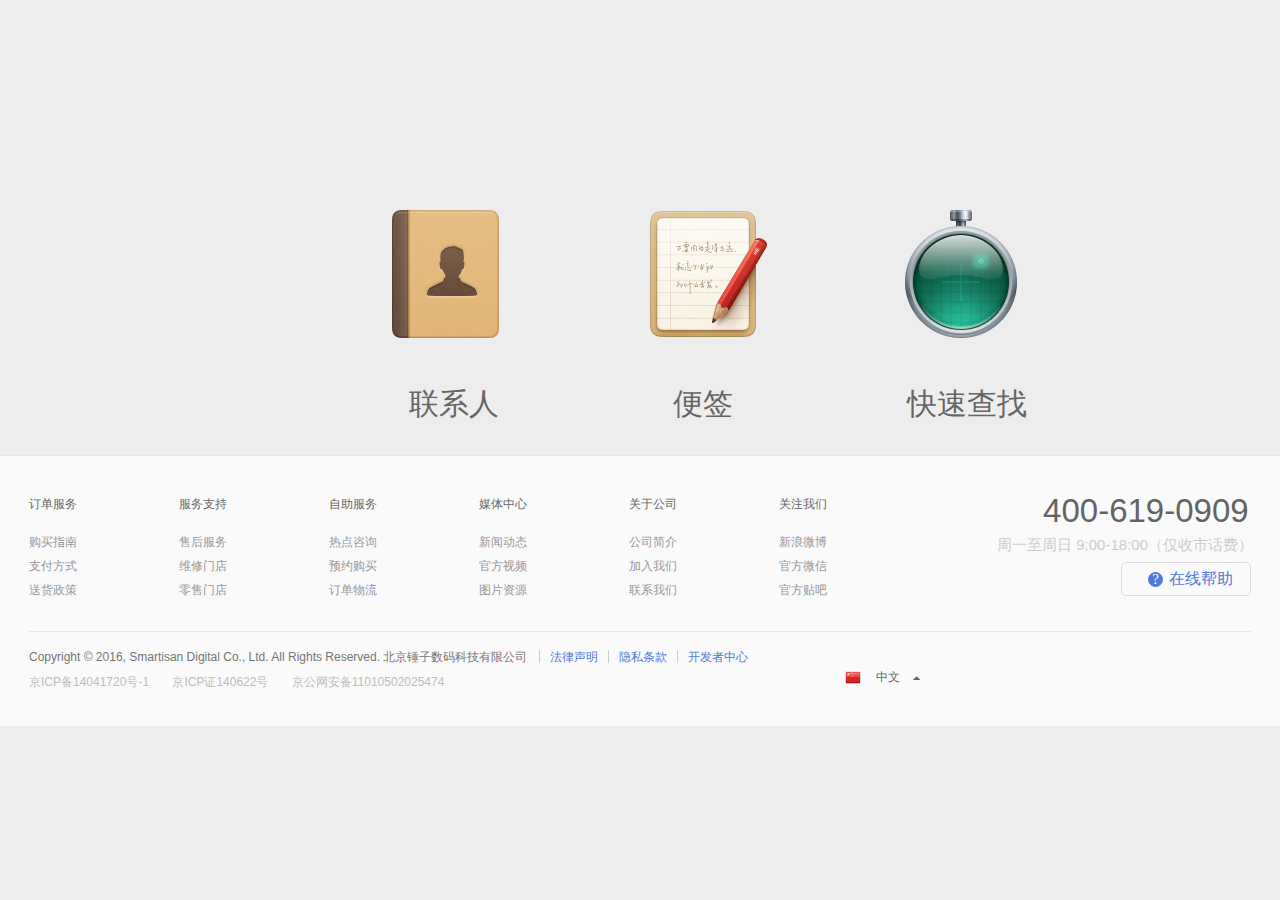
<file: huanxiyun.html>
<!DOCTYPE html>
<html>
<head lang="en">
    <meta charset="UTF-8">
    <title>欢喜云</title>
    <link rel="stylesheet" href="css/huanxiyun.css"/>
    <link rel="stylesheet" href="css/base.css"/>
</head>
<body>
    <div class="father">
        <div class="father-2">
            <div class="picture">
                <ul class="linkmai">
                    <li class="link1"><img src="images/contacts.png" alt="" class="linkmai-1"/></li>
                    <li class="link2"><img src="images/notes.png" alt="" class="linkmai-1"/></li>
                    <li><img src="images/radar.png" alt=""/></li>
                </ul>
            </div>
            <div class="text-1">
                <span id="s1"><a href="#">联系人</a></span>
                <span class="span-2" id="s2"><a href="#">便签</a></span>
                <span class="span-3" id="s3"><a href="#">快速查找</a></span>
            </div>
        </div>
    </div>
    <div class="footer">
        <div class="w">
            <div class="footer-t">
                <ul class="nav-footer fl">
                    <li>
                        <h3>订单服务</h3>
                        <ul>
                            <li>购买指南</li>
                            <li>支付方式</li>
                            <li>送货政策</li>
                        </ul>
                    </li>
                    <li>
                        <h3>服务支持</h3>
                        <ul>
                            <li>售后服务</li>
                            <li>维修门店</li>
                            <li>零售门店</li>
                        </ul>
                    </li>
                    <li>
                        <h3>自助服务</h3>
                        <ul>
                            <li>热点咨询</li>
                            <li>预约购买</li>
                            <li>订单物流</li>
                        </ul>
                    </li>
                    <li>
                        <h3>媒体中心</h3>
                        <ul>
                            <li>新闻动态</li>
                            <li>官方视频</li>
                            <li>图片资源</li>
                        </ul>
                    </li>
                    <li>
                        <h3>关于公司</h3>
                        <ul>
                            <li>公司简介</li>
                            <li>加入我们</li>
                            <li>联系我们</li>
                        </ul>
                    </li>
                    <li class = "footer-last">
                        <h3>关注我们</h3>
                        <ul>
                            <li>新浪微博</li>
                            <li>官方微信</li>
                            <li>官方贴吧</li>
                        </ul>
                    </li>
                </ul>
                <ul class="ser-footer fr">
                    <li class = "tel">
                        <a href="#">400-619-0909</a>
                    </li>
                    <li class = "time">
                        周一至周日 9:00-18:00（仅收市话费）
                    </li>
                    <li class = "online">
                    <span class = "help">
                        <i class = "problem">?</i>
                        在线帮助
                    </span>
                    </li>

                </ul>

                <div class="language-switch">
                    <ul>
                        <li class ="first-li"><a href="#">English</a></li>
                        <li class = "two-li"><a href="#">日本語</a></li>
                    </ul>
                    <h3>
                        <a href="#">中文</a>
                        <i class = "icon-sj">
                            <s class = "show">◆</s>
                            <s class = "t-show">◆</s>

                        </i>
                    </h3>
                </div>
            </div>

            <div class="footer-b">
                <h4>Copyright © 2016, Smartisan Digital Co., Ltd. All Rights Reserved.</h4>
                <h5>北京锤子数码科技有限公司</h5>
                <ul class="privacy">
                    <li>
                        <a href="#">法律声明</a>
                    </li>
                    <li>
                        <a href="#">隐私条款</a>
                    </li>
                    <li>
                        <a href="#">开发者中心</a>
                    </li>
                </ul>
                <h6>
                    <a href="#">
                        <span>京ICP备14041720号-1</span>
                        <span>京ICP证140622号</span>
                        <span>京公网安备11010502025474</span>
                    </a>

                </h6>
            </div>
        </div>
    </div>
</body>
</html>
</file>
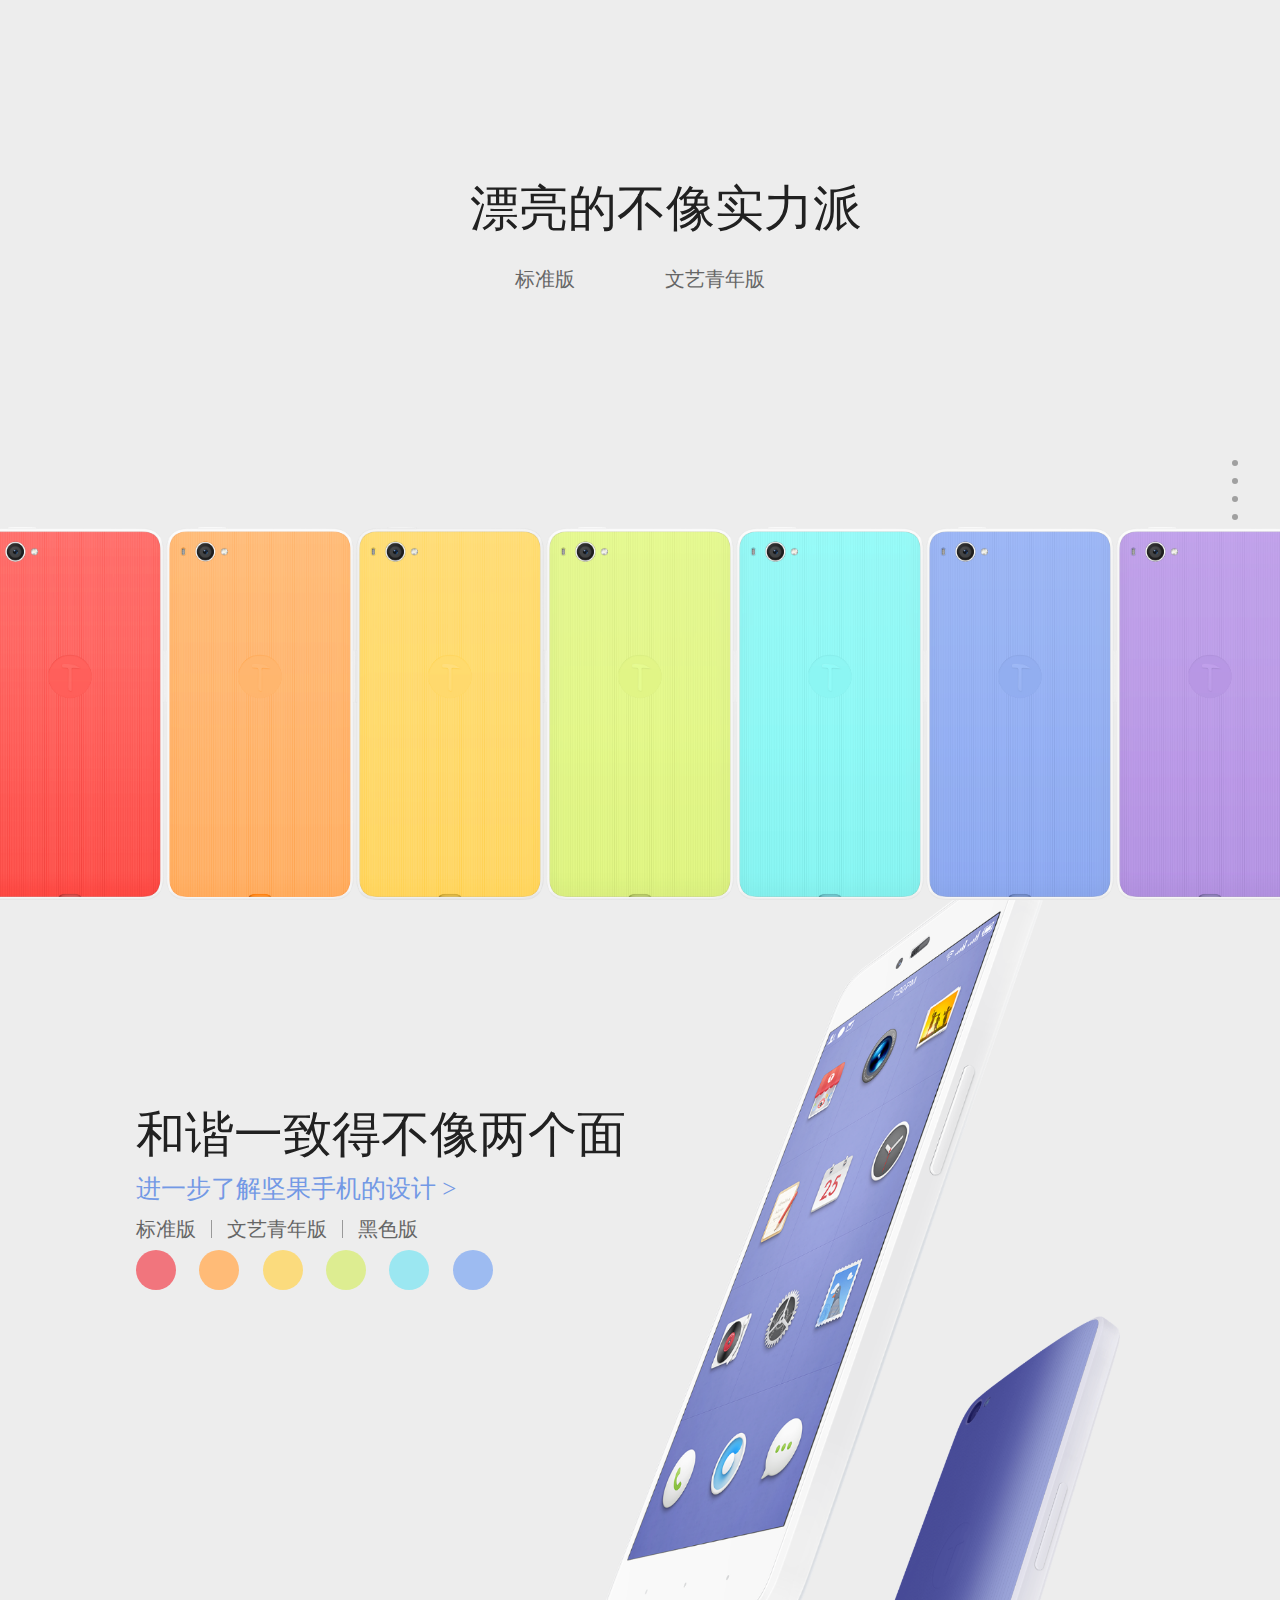
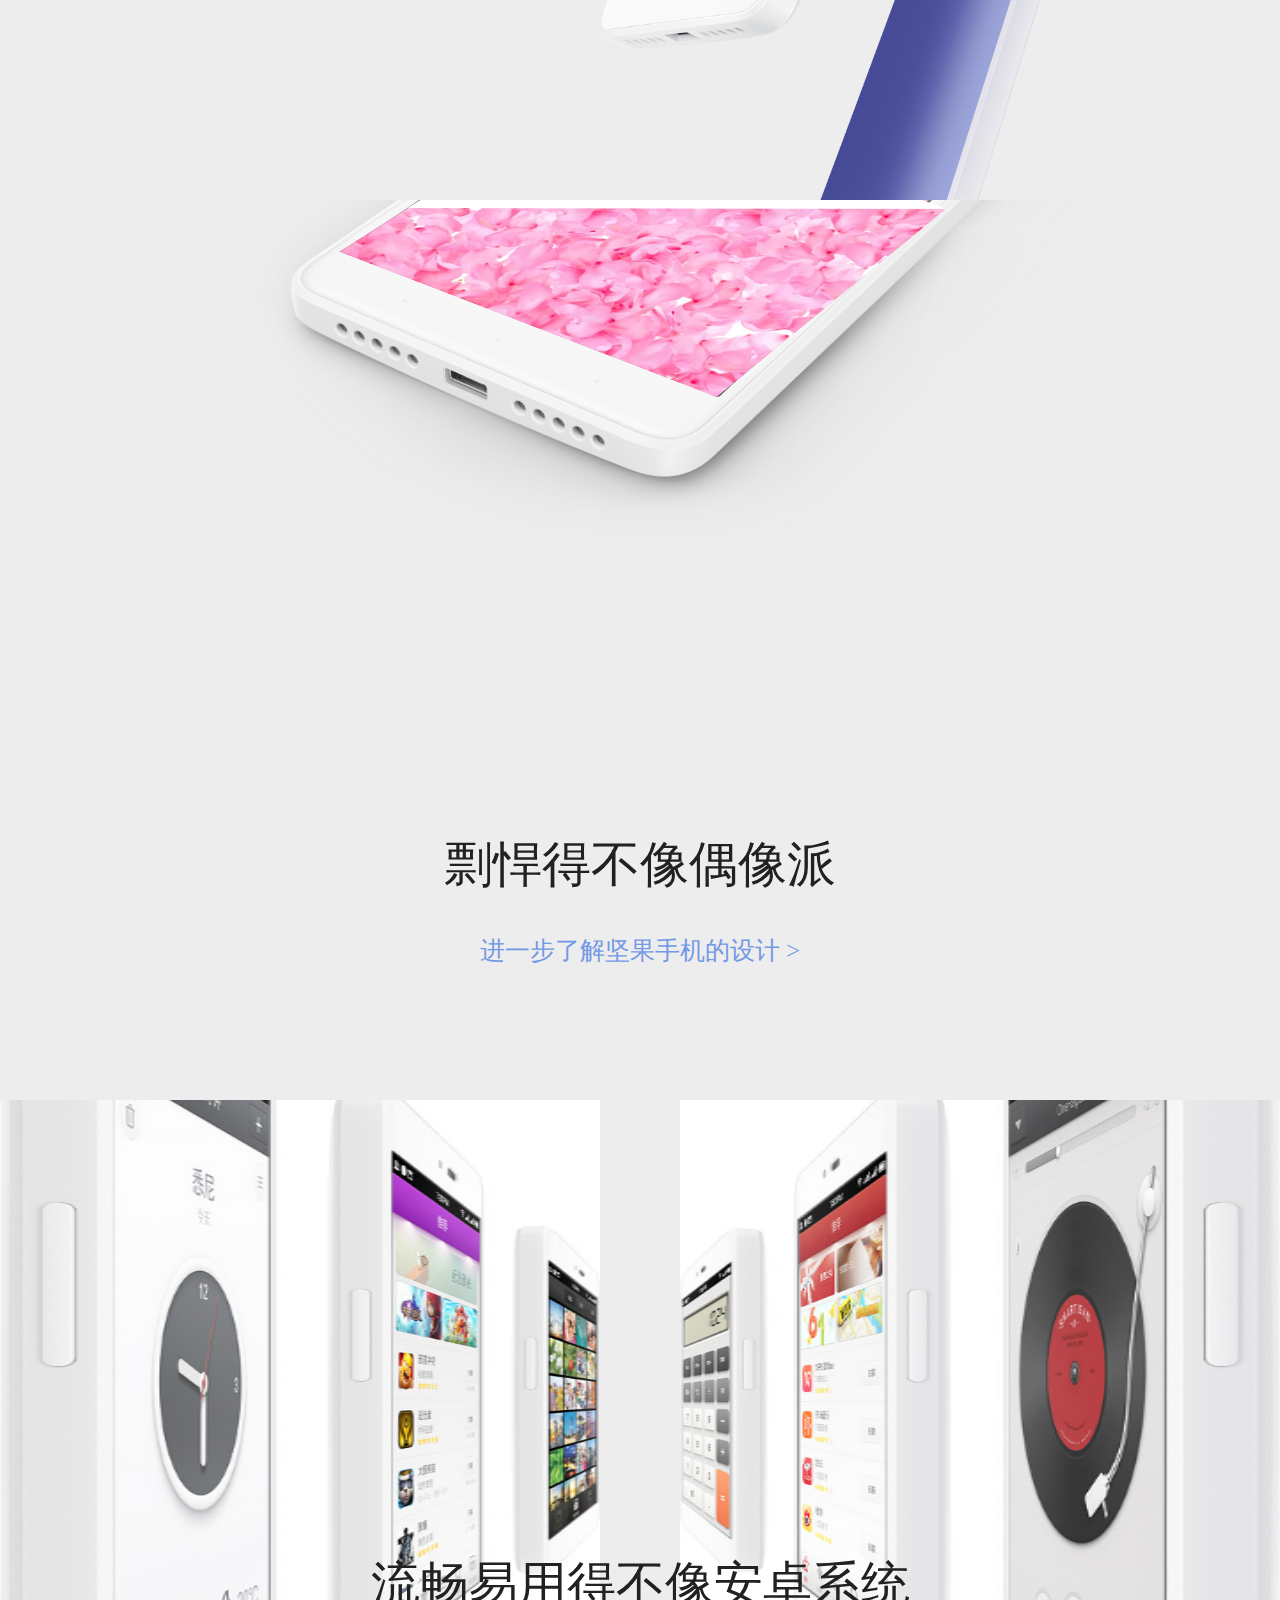
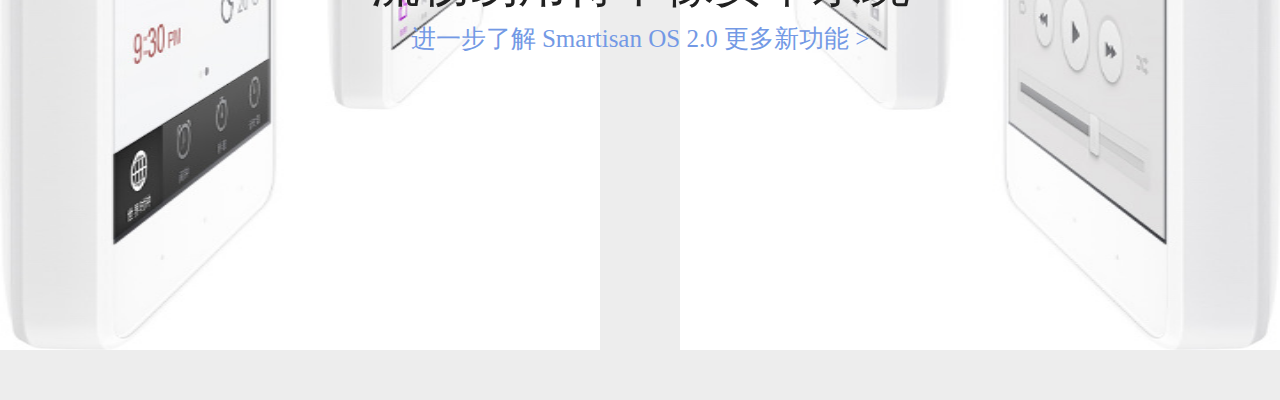
<file: jianguoshouji.html>
<!DOCTYPE html>
<html>
<head lang="en">
    <meta charset="UTF-8">
    <title></title>
</head>
<link rel="stylesheet" href="css/base.css"/>
<link rel="stylesheet" href="css/jianguoshouji.css"/>
<script src="js/jquery-1.12.2.js"></script>
<script src="js/jianguoshouji.js"></script>
<body>
<div class="jianguo">
    <ul class="dianti">
        <li><a href="#rhythm">
            <span class="span1"></span>
            <span class="span2"></span>
        </a></li>
        <li><a href="#hexie">
            <span class="span1"></span>
            <span class="span2"></span>
        </a></li>
        <li><a href="#piaohan">
            <span class="span1"></span>
            <span class="span2"></span>
        </a></li>
        <li><a href="#liuchang">
            <span class="span1"></span>
            <span class="span2"></span>
        </a></li>
    </ul>
    <div class="rhythm clearfix" id="rhythm">

        <h3>漂亮的不像实力派</h3>
        <div class="mp3">
            <audio class="audio" src="images/1.ogg" ></audio>
            <audio class="audio" src="images/2.ogg" ></audio>
            <audio class="audio" src="images/3.ogg" ></audio>
            <audio class="audio" src="images/4.ogg" ></audio>
            <audio class="audio" src="images/5.ogg" ></audio>
            <audio class="audio" src="images/6.ogg" ></audio>
            <audio class="audio" src="images/7.ogg" ></audio>
        </div>
        <ul class="select">
            <li class="fl"><a href="javascript:;">标准版</a></li>
            <li class="fr"><a href="javascript:;">文艺青年版</a></li>
        </ul>
        <ul class="rhythm-b" id="rhythm-b">
            <li class="rhythm-b-one"><img src="images/rhythm1.png" alt=""/></li>
            <li class="rhythm-b-two"><img src="images/rhythm2.png" alt=""/></li>
            <li class="rhythm-b-three"><img src="images/rhythm3.png" alt=""/></li>
            <li class="rhythm-b-four"><img src="images/rhythm4.png" alt=""/></li>
            <li class="rhythm-b-five"><img src="images/rhythm5.png" alt=""/></li>
            <li class="rhythm-b-six"><img src="images/rhythm6.png" alt=""/></li>
            <li class="rhythm-b-seven"><img src="images/rhythm7.png" alt=""/></li>
        </ul>
    </div>

    <div class="hexie" id="hexie">
        <h3>和谐一致得不像两个面</h3>
        <h4>进一步了解坚果手机的设计 ></h4>
        <ul class="select">
            <li class="fl"><a href="javascript:;">标准版</a></li>
            <li class="fl"><a href="javascript:;">文艺青年版</a></li>
            <li class="fl select-last"><a href="javascript:;">黑色版</a></li>
        </ul>
        <div class="yanse">
            <ul class="biaozhun">
                <li></li>
                <li></li>
                <li></li>
                <li></li>
                <li></li>
                <li></li>
            </ul>
            <ul class="wenyi">
                <li></li>
                <li></li>
                <li></li>
                <li></li>
            </ul>
            <ul class="heise">
                <li></li>
            </ul>
        </div>
        <div class="phoneshow">
            <img class="topphone" src="images\blue-1-medium_0a31c3c5bd.png" alt=""/>
            <img class="bottomphone" src="images\blue-2-medium_f6fa88b9be.png" alt=""/>
        </div>
    </div>

    <div class="piaohan" id="piaohan">
        <img class="backgroundimage" src="images/surface-medium_80b6954f74.png" alt=""/>
        <div class="videobox">
            <video width="499" height="400" id="video" preload="true" ><source src="images/surface.mp4" type="video/mp4"></video>
        </div>
        <h3>剽悍得不像偶像派</h3>
        <h4>进一步了解坚果手机的设计 ></h4>
    </div>

    <div class="liuchang" id="liuchang">
        <img class="leftimg" src="images\human-left-medium_ff6c8769de.jpg" alt=""/>
        <img class="rightimg" src="images\human-right-medium_cf55b9dac2.jpg" alt=""/>
        <h3>流畅易用得不像安卓系统</h3>
        <h4>进一步了解 Smartisan OS 2.0 更多新功能 ></h4>
    </div>
</div>
</body>
</html>
</file>
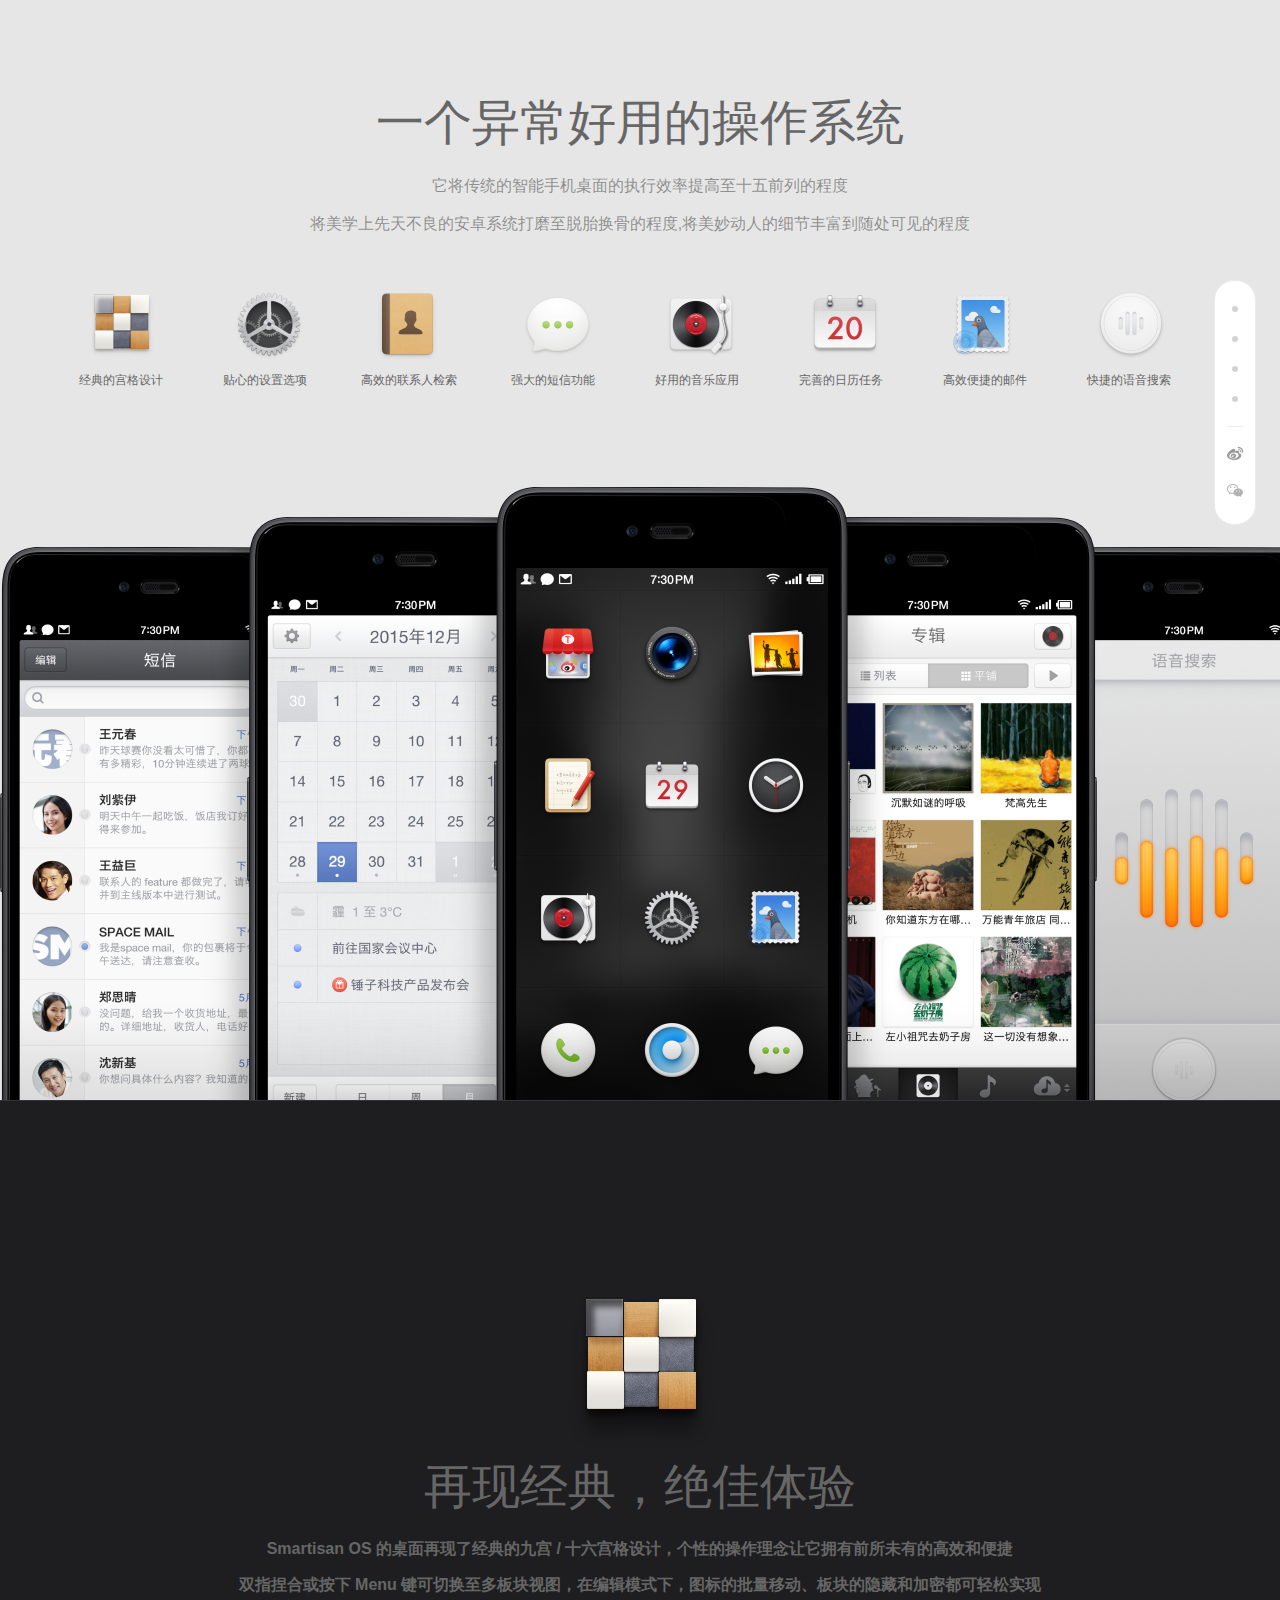
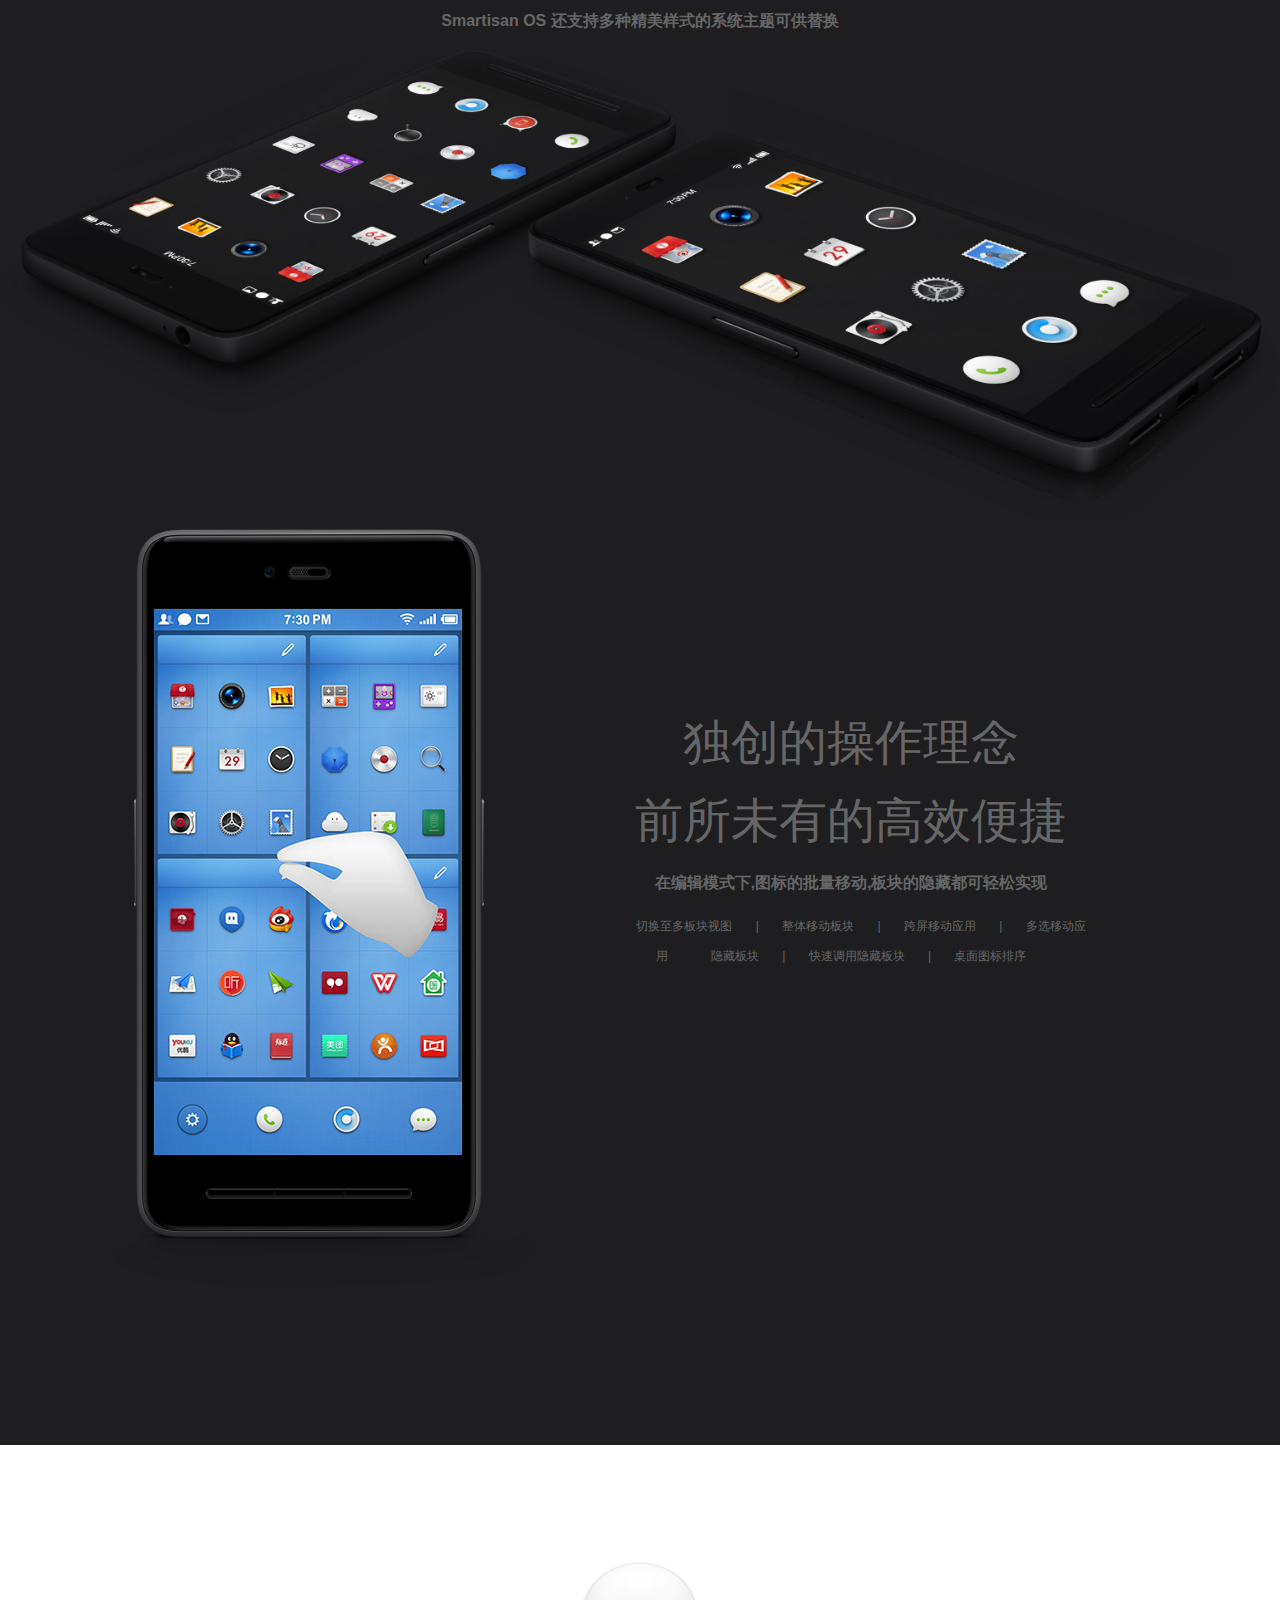
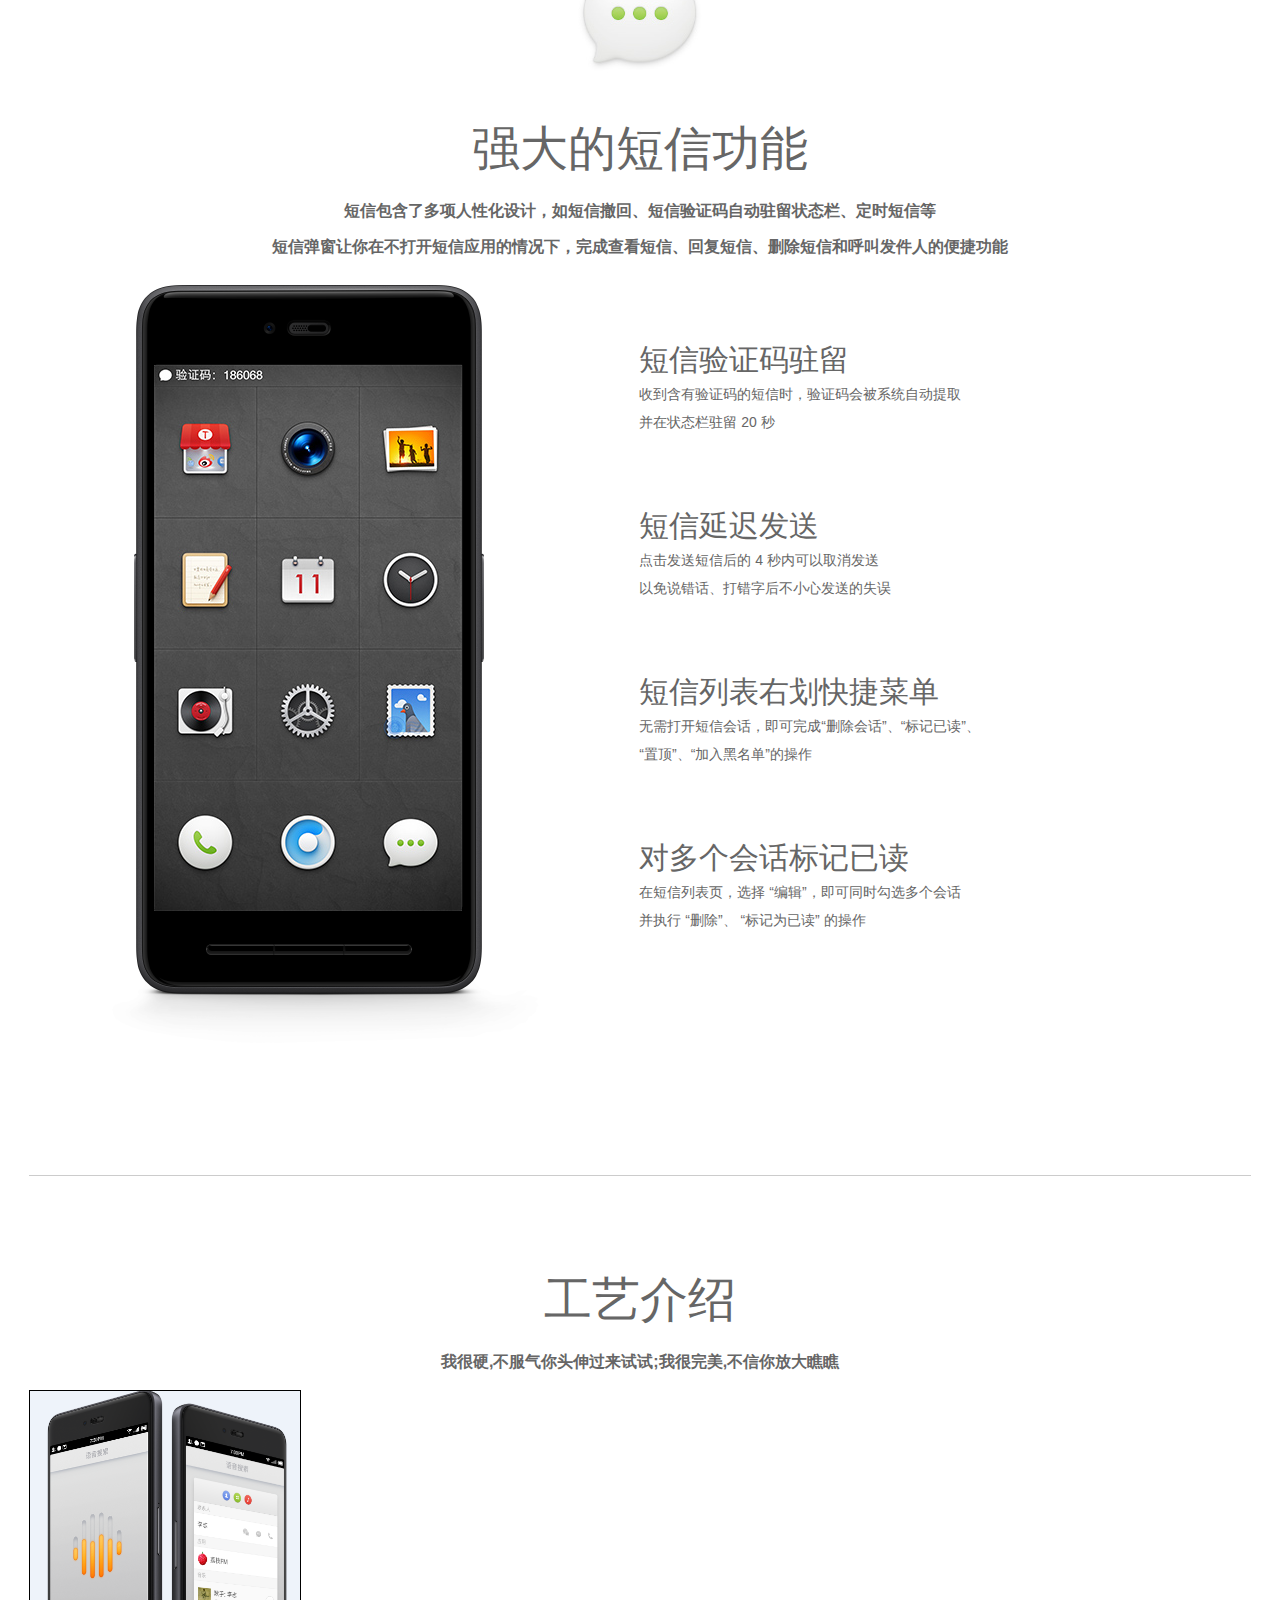
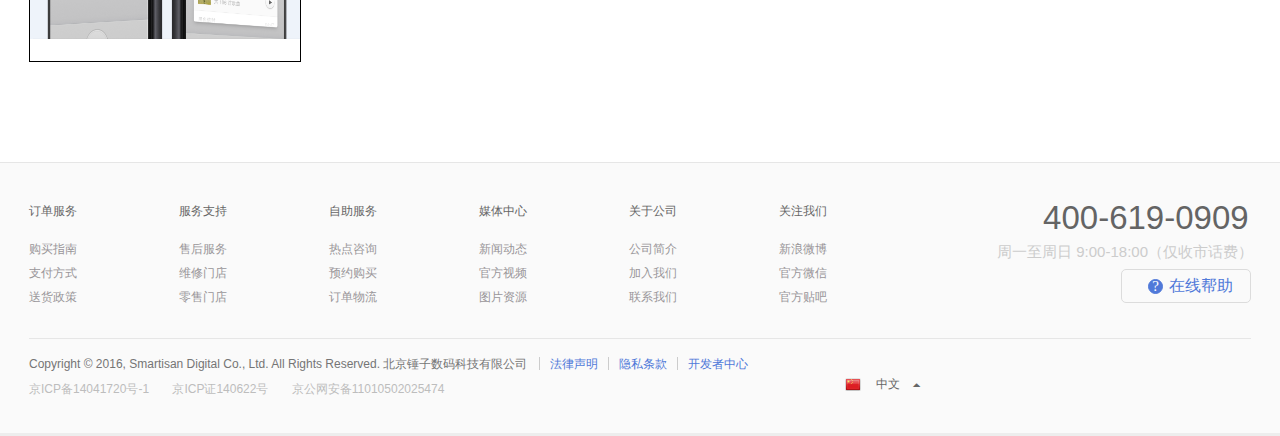
<file: smartisanOS.html>
<!DOCTYPE html>
<html>
<head lang="en">
    <meta charset="UTF-8">
    <title></title>
    <link rel="stylesheet" href="css/base.css"/>
    <link rel="stylesheet" href="css/smartisan%20OS.css"/>
    <script src="js/jquery-1.12.2.js"></script>
    <script src="js/smartisan%20OS.js"></script>
</head>
<body>
    <!--<div class="box" style="height: 1000px;"></div>-->
    <div class="main clearfix">
        <!--describe开始-->
        <div class="describe clearfix">
            <div class="w content">
                <p class="p1">一个异常好用的操作系统</p>
                <p class="p2">它将传统的智能手机桌面的执行效率提高至十五前列的程度</p>
                <p class="p2">将美学上先天不良的安卓系统打磨至脱胎换骨的程度,将美妙动人的细节丰富到随处可见的程度</p>
                <ul class="content-lis">
                    <li class="li1">经典的宫格设计</li>
                    <li class="li2">贴心的设置选项</li>
                    <li class="li3">高效的联系人检索</li>
                    <li class="li4">强大的短信功能</li>
                    <li class="li5">好用的音乐应用</li>
                    <li class="li6">完善的日历任务</li>
                    <li class="li7">高效便捷的邮件</li>
                    <li class="li8">快捷的语音搜索</li>
                </ul>
            </div>
            <img class="pic" src="images/pic1.png" alt=""/>
        </div>
        <!--classical开始-->
        <div class="classical clearfix">
            <div class="wrap">
                <div class="w">
                    <div class="img-box">
                        <img src="images/pic2.png" alt=""/>
                    </div>
                    <h3 class="mark">再现经典，绝佳体验</h3>
                    <p class="mark">Smartisan OS 的桌面再现了经典的九宫 / 十六宫格设计，个性的操作理念让它拥有前所未有的高效和便捷</p>
                    <p class="mark">双指捏合或按下 Menu 键可切换至多板块视图，在编辑模式下，图标的批量移动、板块的隐藏和加密都可轻松实现</p>
                    <p class="mark">Smartisan OS 还支持多种精美样式的系统主题可供替换</p>
                </div>
                <img class="pic" src="images/pic3.png" alt=""/>
                <div class="w">
                    <div class="change-plate">
                        <img class="phone" src="images/phone_bg_white_031a13ba70.png" alt=""/>
                        <div class="viewbox">
                            <ul class="operation">
                                <li><img src="images/operation-1.jpg" alt=""/></li>
                                <li><img src="images/operation-2.jpg" alt=""/></li>
                                <li><img src="images/operation-3.jpg" alt=""/></li>
                                <li><img src="images/pic4.jpg" alt=""/></li>
                                <li><img src="images/operation-5.jpg" alt=""/></li>
                                <li><img src="images/operation-6.jpg" alt=""/></li>
                                <li><img src="images/operation-7.jpg" alt=""/></li>
                            </ul>
                        </div>
                        <div class="sub-con">
                            <h3 class="mark">独创的操作理念</h3>
                            <h3 class="mark">前所未有的高效便捷</h3>
                            <p class="mark">在编辑模式下,图标的批量移动,板块的隐藏都可轻松实现</p>
                            <div class="viewbox-a">
                                <a class="tab" href="javascript:;">切换至多板块视图</a>
                                |
                                <a class="tab" href="javascript:;">整体移动板块</a>
                                |
                                <a class="tab" href="javascript:;">跨屏移动应用</a>
                                |
                                <a class="tab" href="javascript:;">多选移动应用</a>
                                <a class="tab" href="javascript:;">隐藏板块</a>
                                |
                                <a class="tab" href="javascript:;">快速调用隐藏板块</a>
                                |
                                <a class="tab" href="javascript:;">桌面图标排序</a>
                            </div>
                        </div>
                    </div>
                </div>
                <div style="height: 900px;"></div>
            </div>
        </div>
        <!--短信功能介绍开始-->
        <div class="message clearfix" id="message">
            <div class="wrap">
                <div class="w">
                    <div class="img-box">
                        <img src="images/message_icon_2df2e953e7.jpg" alt=""/>
                    </div>
                    <h3 class="mark">强大的短信功能</h3>
                    <p class="mark">短信包含了多项人性化设计，如短信撤回、短信验证码自动驻留状态栏、定时短信等</p>
                    <p class="mark">短信弹窗让你在不打开短信应用的情况下，完成查看短信、回复短信、删除短信和呼叫发件人的便捷功能</p>
                </div>
                <div class="w">
                    <div class="show-fun">
                        <img class="phone" src="images/phone_bg_white_031a13ba70.png" alt=""/>
                        <div class="viewbox">
                            <ul class="operation">
                                <li><img src="images/message1.jpg" alt=""/></li>
                                <li><img src="images/message2.jpg" alt=""/></li>
                                <li><img src="images/message3.jpg" alt=""/></li>
                                <li><img src="images/message4.jpg" alt=""/></li>
                            </ul>
                        </div>
                    </div>
                    <div class="sub-con">
                        <div class="content">
                            <h3>短信验证码驻留</h3>
                            <p>收到含有验证码的短信时，验证码会被系统自动提取</p>
                            <p>并在状态栏驻留 20 秒</p>
                        </div>
                        <div class="content">
                            <h3>短信延迟发送</h3>
                            <p>点击发送短信后的 4 秒内可以取消发送</p>
                            <p>以免说错话、打错字后不小心发送的失误</p>
                        </div>
                        <div class="content">
                            <h3>短信列表右划快捷菜单</h3>
                            <p>无需打开短信会话，即可完成“删除会话”、“标记已读”、</p>
                            <p>“置顶”、“加入黑名单”的操作</p>
                        </div>
                        <div class="content">
                            <h3>对多个会话标记已读</h3>
                            <p>在短信列表页，选择 “编辑”，即可同时勾选多个会话</p>
                            <p>并执行 “删除”、 “标记为已读” 的操作</p>
                        </div>
                    </div>
                </div>
                <div style="height: 900px;"></div>
            </div>

        </div>
        <!--工艺介绍开始-->
        <div class="tech clearfix">
            <div class="w content">
                <h3 class="mark">工艺介绍</h3>
                <p class="mark">我很硬,不服气你头伸过来试试;我很完美,不信你放大瞧瞧</p>
                <div class="fdj" id="box">
                    <div class="small" id="smallBox">
                        <img src="images/fdjx.png" width="270px" alt=""/>
                        <div class="mask" id="mask"></div>
                    </div>
                    <div class="big" id="bigBox">
                        <img id="bigImg" src="images/fdjx.png"alt=""/>
                    </div>
                </div>
            </div>
            <!--<div style="height: 100px;"></div>-->
        </div>
    </div>
    <div class="navLadder">
        <ul >
            <li><i></i><span>异常好的操作系统</span></li>
            <li><i></i><span>再现经典,绝佳体验</span></li>
            <li><i></i><span>强大的微信功能</span></li>
            <li><i></i><span>精湛的工艺介绍</span></li>
            <li class="fgx"><p></p></li>
            <li class="weibo"><s></s><span>点击微博分享一下吧</span></li>
            <li class="weichat"><span>点击微信分享一下吧</span></li>
        </ul>
    </div>
    <!------------底部------------------------------>
    <div class="footer">
        <div class="w">
            <div class="footer-t">
                <ul class="nav-footer fl">
                    <li>
                        <h3>订单服务</h3>
                        <ul>
                            <li>购买指南</li>
                            <li>支付方式</li>
                            <li>送货政策</li>
                        </ul>
                    </li>
                    <li>
                        <h3>服务支持</h3>
                        <ul>
                            <li>售后服务</li>
                            <li>维修门店</li>
                            <li>零售门店</li>
                        </ul>
                    </li>
                    <li>
                        <h3>自助服务</h3>
                        <ul>
                            <li>热点咨询</li>
                            <li>预约购买</li>
                            <li>订单物流</li>
                        </ul>
                    </li>
                    <li>
                        <h3>媒体中心</h3>
                        <ul>
                            <li>新闻动态</li>
                            <li>官方视频</li>
                            <li>图片资源</li>
                        </ul>
                    </li>
                    <li>
                        <h3>关于公司</h3>
                        <ul>
                            <li>公司简介</li>
                            <li>加入我们</li>
                            <li>联系我们</li>
                        </ul>
                    </li>
                    <li class = "footer-last">
                        <h3>关注我们</h3>
                        <ul>
                            <li>新浪微博</li>
                            <li>官方微信</li>
                            <li>官方贴吧</li>
                        </ul>
                    </li>
                </ul>
                <ul class="ser-footer fr">
                    <li class = "tel">
                        <a href="#">400-619-0909</a>
                    </li>
                    <li class = "time">
                        周一至周日 9:00-18:00（仅收市话费）
                    </li>
                    <li class = "online">
                    <span class = "help">
                        <i class = "problem">?</i>
                        在线帮助
                    </span>
                    </li>

                </ul>

                <div class="language-switch">
                    <ul>
                        <li class ="first-li"><a href="#">English</a></li>
                        <li class = "two-li"><a href="#">日本語</a></li>
                    </ul>
                    <h3>
                        <a href="#">中文</a>
                        <i class = "icon-sj">
                            <s class = "show">◆</s>
                            <s class = "t-show">◆</s>

                        </i>
                    </h3>
                </div>
            </div>

            <div class="footer-b">
                <h4>Copyright © 2016, Smartisan Digital Co., Ltd. All Rights Reserved.</h4>
                <h5>北京锤子数码科技有限公司</h5>
                <ul class="privacy">
                    <li>
                        <a href="#">法律声明</a>
                    </li>
                    <li>
                        <a href="#">隐私条款</a>
                    </li>
                    <li>
                        <a href="#">开发者中心</a>
                    </li>
                </ul>
                <h6>
                    <a href="#">
                        <span>京ICP备14041720号-1</span>
                        <span>京ICP证140622号</span>
                        <span>京公网安备11010502025474</span>
                    </a>

                </h6>
            </div>
        </div>
    </div>


</body>
</html>
</file>
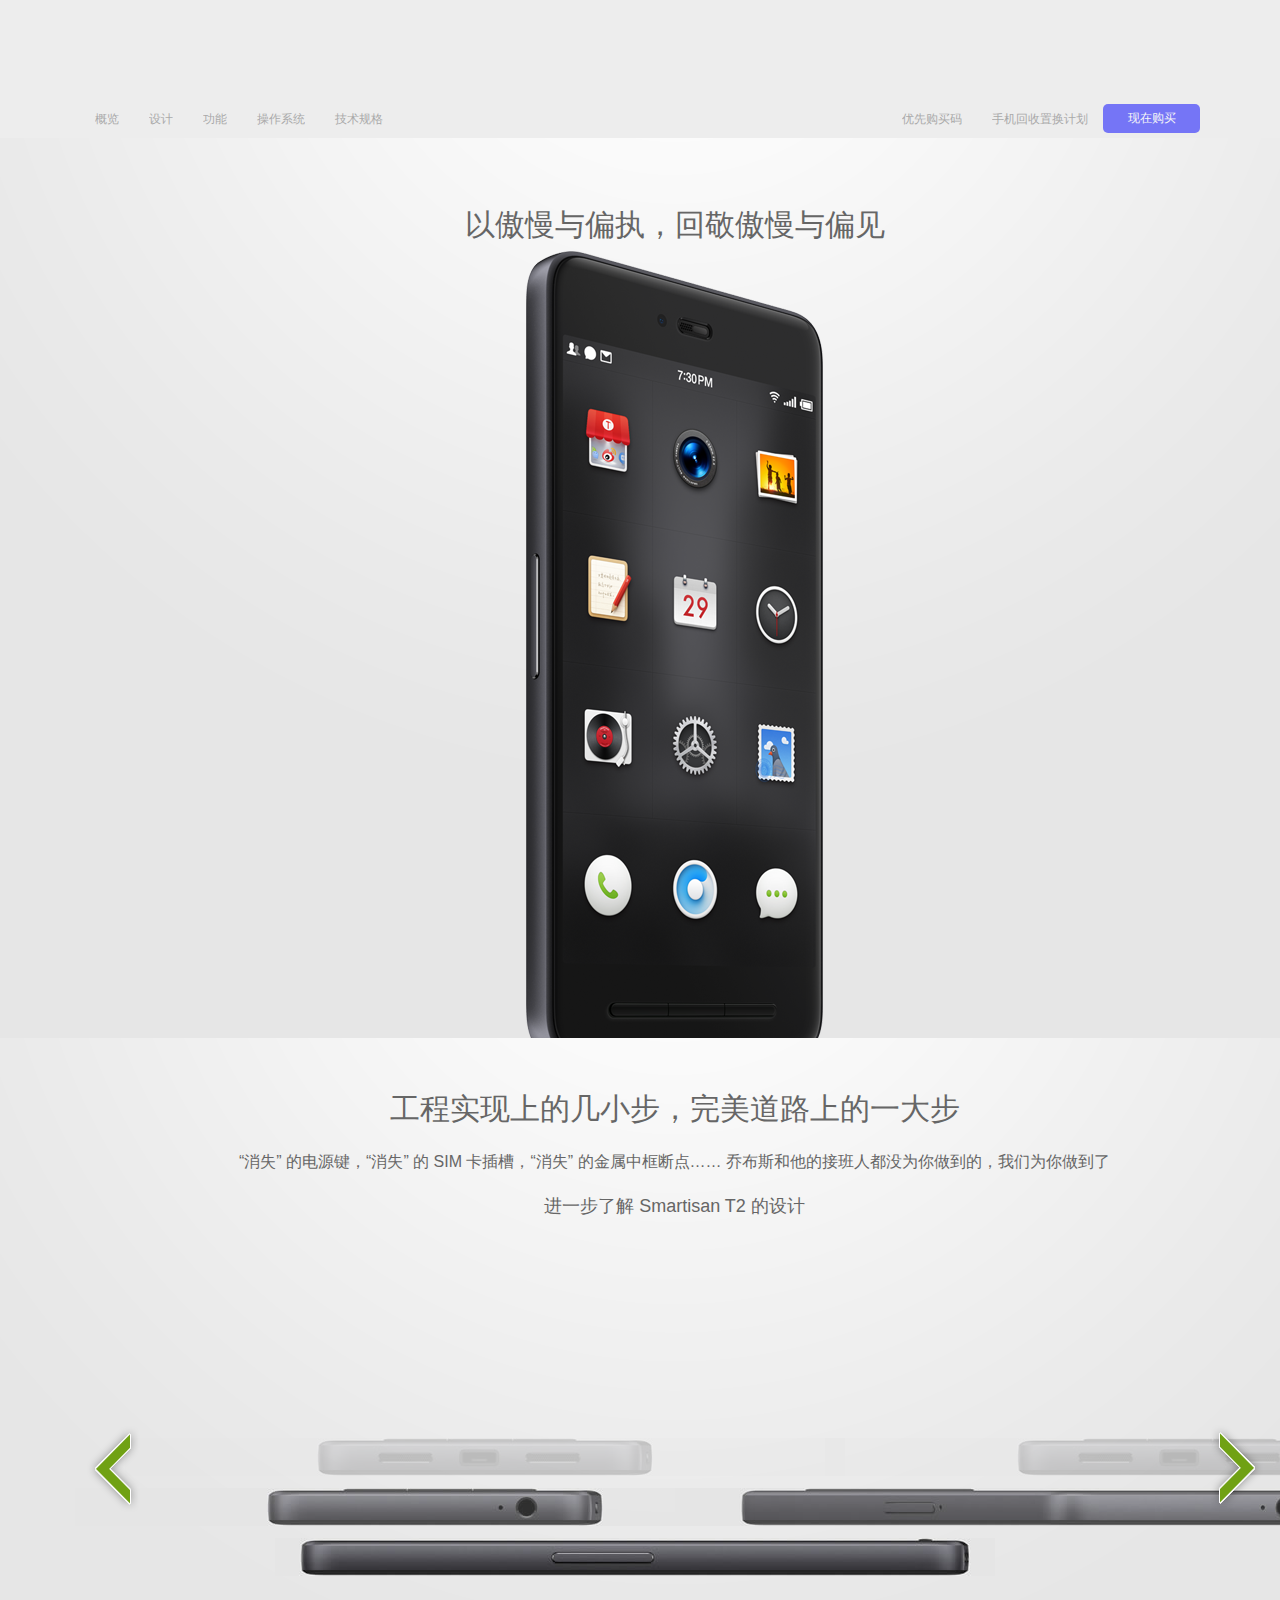
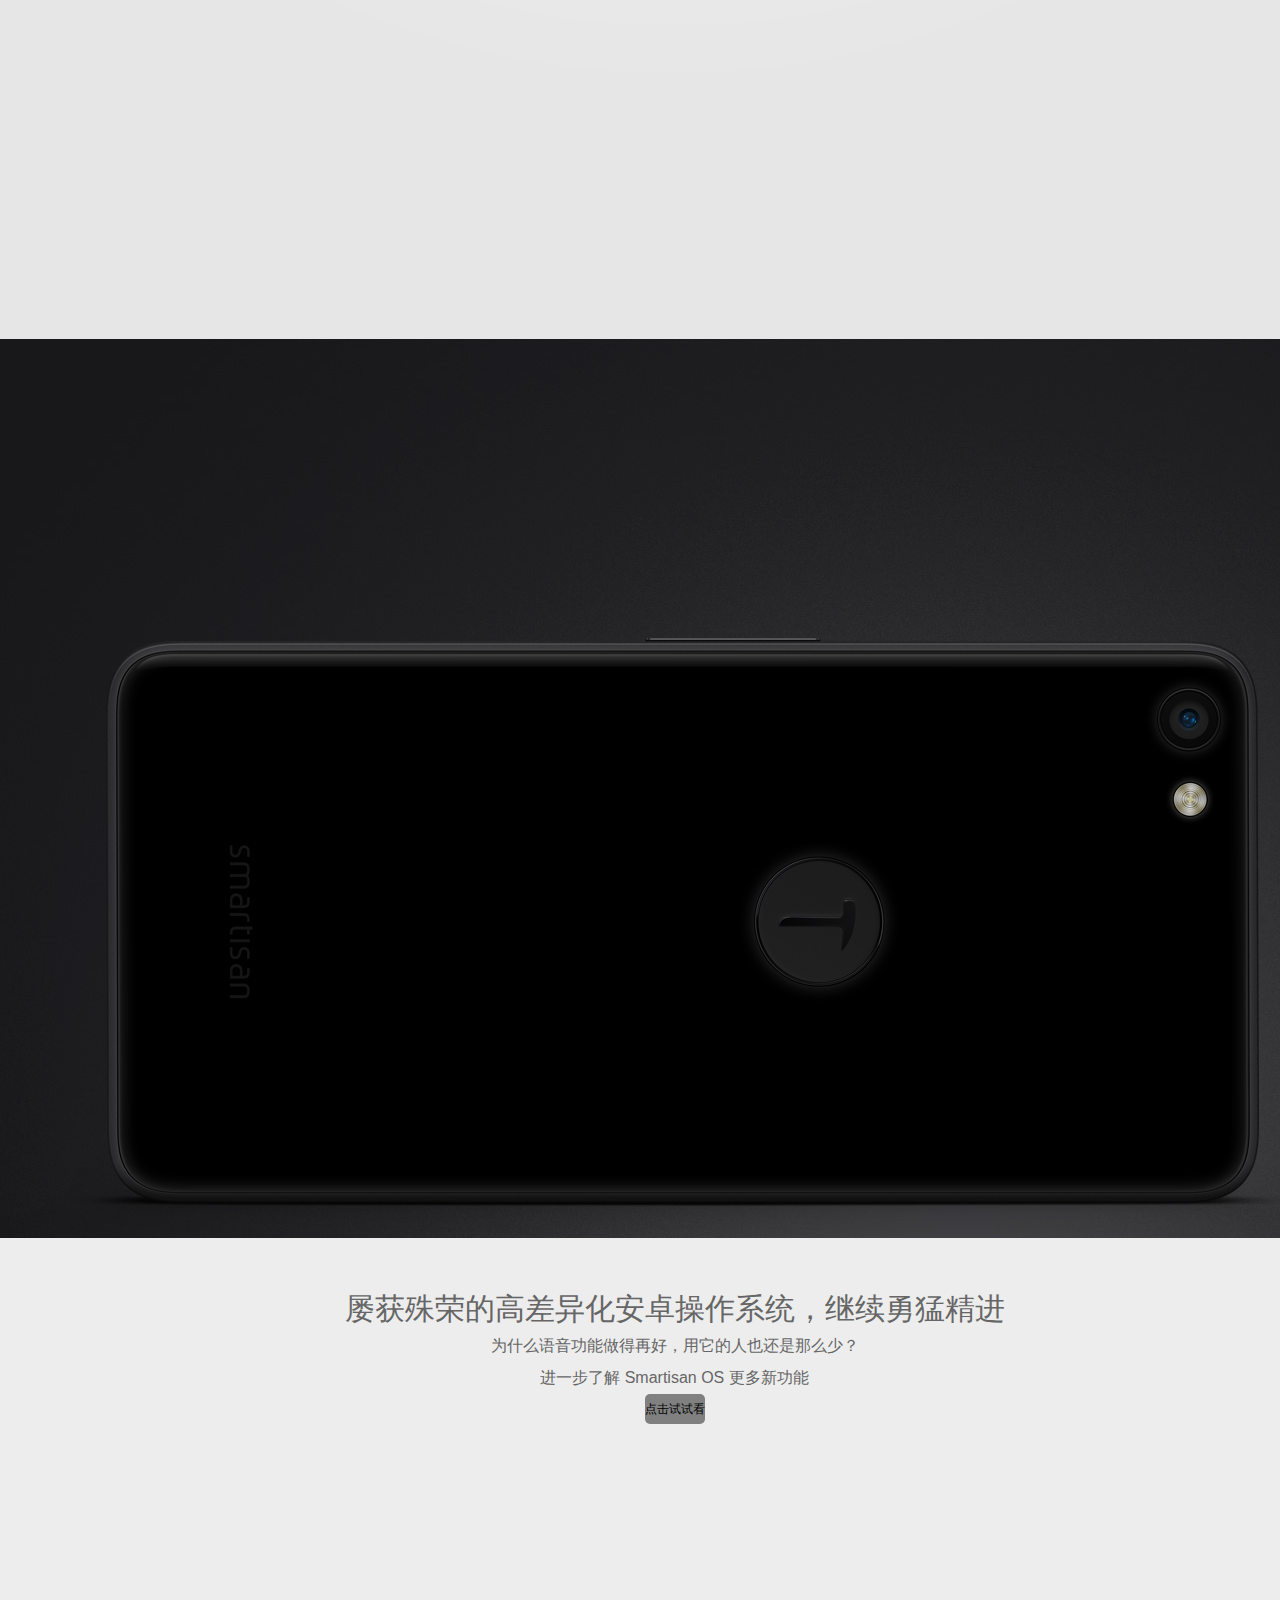
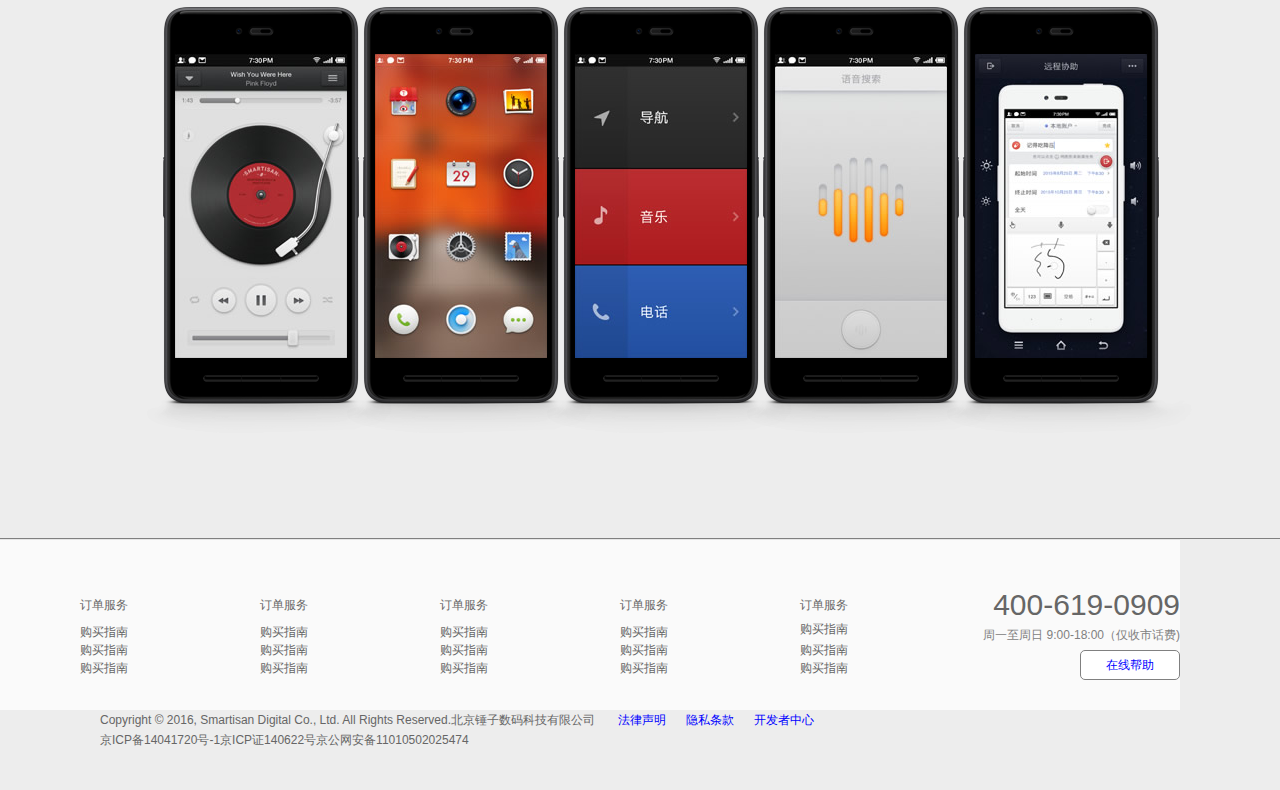
<file: T2.html>
<!DOCTYPE html>
<html>
<head lang="en">
    <meta charset="UTF-8">
    <title>锤子手机T2页面</title>
    <link rel="stylesheet" href="css/base.css"/>
    <link rel="stylesheet" href="css/T2.css"/>
    <script src="js/jquery-1.12.2.js"></script>
    <script src="js/animate.js"></script>
    <script>
        $(function(){
            $(window).scroll(function(){
                var scrollTop=$(window).scrollTop();
                var headHeight=$(".head").height();
                if(scrollTop>headHeight){

//                    $(".introduce").css({
//                        "display":"none"
//                    })
                    $(".introduceplus").slideDown(1000)
                    $(".introduceplus").css({
                        "position":"fixed",
                        "top":0,
                        "left":"115px"
                    })
                    $(".main").css({
                        "paddingTop":$(".introduceplus").height()
                    })

                    $(".section1 h3").fadeOut(1000)

                }else{
                    $(".introduceplus").css({
                        "display":"none"
                    })
                    $(".main").css({
                        "paddingTop":0
                    })
                    $(".section1 h3").fadeIn(1000)
                }
                $(".section4 .imgs .div").animate({
                    "left":"10px"
                })
            })
            $(".introduce").css({"position":"relative","zIndex":10})
            $(".imgs").css({"position":"relative","zIndex":3,"left":150})

            $(".imgs").children().css({"position":"absolute","zIndex":2})
            var imgs=$(".imgs").children();
            $.each(imgs,function(index,ele){
                $(ele).css({
                    "left":(index)*200
                })
            })
            $(".section4 input").on("click",function(){

                    for (i = 0; i < imgs.length; i++) {
                        if (i > 2) {
                            $(imgs[i]).animate({"left": i * 200 + (i - 2) * 30}, 1000, "swing");

                        } else if (i < 2) {
                            $(imgs[i]).animate({"left": i * 200 + (i - 2) * 30}, 1000, "swing")
                        }

                    }



            })

//            $("section3 img").animate({
//                "width":1800,
//                "height":700
//            },1000,"swing")
            var down=document.getElementById("down");
            var lis=down.children;
            var arr = document.getElementById("arrow");
            var arrLeft = document.getElementById("arrLeft");
            var arrRight = document.getElementById("arrRight");
            var config = [
                {
                    "width": 400,
                    "top": 20,
                    "left": 50,
                    "opacity": 0.2,
                    "zIndex": 2
                },//0
                {
                    "width": 600,
                    "top": 70,
                    "left": 0,
                    "opacity": 0.8,
                    "zIndex": 3
                },//1
                {
                    "width": 800,
                    "top": 120,
                    "left": 200,
                    "opacity": 1,
                    "zIndex": 4
                },//2
                {
                    "width": 600,
                    "top": 70,
                    "left": 600,
                    "opacity": 0.8,
                    "zIndex": 3
                },//3
                {
                    "width": 400,
                    "top": 20,
                    "left": 750,
                    "opacity": 0.2,
                    "zIndex": 2
                }]
                $(".spec ul li").css({
                    "position":"absolute"
                })
            $(".spec").on("mouseenter",function(){
                $(".arrow").animate({
                    "opacity":1
            },100,"swing")
            })
            // 3. 鼠标离开大盒子的时候，隐藏左右按钮
            $(".spec").on("mouseleave",function(){
                $(".arrow").animate({
                    "opacity":0
                },100,"swing")
            })
            assign()
            var flag=true;
            function assign(){
                for(var i=0;i<config.length;i++){
                    animate(lis[i],config[i],function(){
                        flag = true;
                    });
                }
            }
            arrRight.onclick = function(){
                if(flag){
                    flag =false;//
                    config.push(config.shift());//将数组中的第一项删除，添加到数组的最后
                    assign();// 根据新生成的数组配置文件重新渲染每个li
                }
            }
            arrLeft.onclick = function(){
                config.unshift(config.pop());// 删除数组中的最后一项，添加到数组的最前面
                assign();//根据新生成的配置文件数组，重新让li走到指定的位置
            }




                })
    </script>
</head>
<body>
<div class="head"></div>
<div class="introduce ">
    <ul class="int_left fl">
        <li><a href="#">概览</a></li>
        <li><a href="#">设计</a></li>
        <li><a href="#">功能</a></li>
        <li><a href="#">操作系统</a></li>
        <li><a href="#">技术规格</a></li>
    </ul>
    <input type="button" value="现在购买" class="fr buybtn"/>
    <ul class="int_right fr">
        <li><a href="#">优先购买码</a></li>
        <li><a href="#">手机回收置换计划</a></li>
    </ul>

</div>
<div class="int">
    <div class="introduceplus ">
        <div class="log fl">
            <img src="images/smartisan-white_8c73a702e0.png" alt=""/>
        </div>
        <ul class="int_left fl">
            <li><a href="#">概览</a></li>
            <li><a href="#">设计</a></li>
            <li><a href="#">功能</a></li>
            <li><a href="#">操作系统</a></li>
            <li><a href="#">技术规格</a></li>
        </ul>
        <input type="button" value="现在购买" class="fr buybtn"/>
        <ul class="int_right fr">
            <li><a href="#">优先购买码</a></li>
            <li><a href="#">手机回收置换计划</a></li>
        </ul>

    </div>
</div>

<div class="main">
    <div class="section1 ac">
        <div class="dec">
            <h3 class="ac">以傲慢与偏执，回敬傲慢与偏见</h3>
        </div>
        <img src="images/heros-medium_1ac136b9ae.png" alt=""/>
    </div>
    <div class="section2">
        <h3 class="ac">工程实现上的几小步，完美道路上的一大步</h3>
        <p class="ac">“消失” 的电源键，“消失” 的 SIM 卡插槽，“消失” 的金属中框断点……
            乔布斯和他的接班人都没为你做到的，我们为你做到了</p>
        <h5 class="ac"><a href="#">进一步了解 Smartisan T2 的设计</a> </h5>
            <div class="spec" id="spec">
                <ul id="down">
                    <li class="one"><a href="#"><img src="images/down1.png" alt=""/></a></li>
                    <li class="two"><a href="#"><img src="images/down2.png" alt=""/></a></li>
                    <li class="three"><a href="#"><img src="images/down3.png" alt=""/></a></li>
                    <li class="four"><a href="#"><img src="images/down4.png" alt=""/></a></li>
                    <li class="five"><a href="#"><img src="images/down5.png" alt=""/></a></li>
                </ul>
                <div class="arrow" id="arrow">
                    <a href="javascript:;" class="prev" id="arrLeft"></a>
                    <a href="javascript:;" class="next" id="arrRight"></a>
                </div>
            </div>
    </div>
    <div class="section3">
        <img src="images/best-2-large_7c32fba105.png" alt=""/>
    </div>
    <div class="section4 ac">
        <h3 class="ac">屡获殊荣的高差异化安卓操作系统，继续勇猛精进</h3>
        <p class="ac">为什么语音功能做得再好，用它的人也还是那么少？</p>
        <p class="ac"><a href="#" >进一步了解 Smartisan OS 更多新功能 </a></p>
        <input type="button" value="点击试试看"/>
        <div class="imgs">
            <div class="one fl ac">
                <img src="images/music-medium_64946a8f41.jpg" alt=""/>
            </div>
            <div class="two fl ac">
                <img src="images/glass-theme-medium_c5df1dd1c7.jpg" alt=""/>
            </div>
            <div class="three fl ac">
                <img src="images/vehicle-mode-medium_6f6a74189e.jpg" alt=""/>
            </div>
            <div class="four fl ac">
                <img src="images/voice-search-medium_6c6dae48cb.jpg" alt=""/>
            </div>
            <div class="five fl ac">
                <img src="images/remote-assistance-medium_18f1f3aa1e.jpg" alt=""/>
            </div>
        </div>
    </div>
</div>
<div class="footer">
    <div class="fot_left fl">
        <dl class="fl">
            <dt>订单服务</dt>
            <dd><a href="#">购买指南</a></dd>
            <dd><a href="#">购买指南</a></dd>
            <dd><a href="#">购买指南</a></dd>
        </dl>
        <dl class="fl">
            <dt>订单服务</dt>
            <dd><a href="#">购买指南</a></dd>
            <dd><a href="#">购买指南</a></dd>
            <dd><a href="#">购买指南</a></dd>
        </dl>
        <dl class="fl">
            <dt>订单服务</dt>
            <dd><a href="#">购买指南</a></dd>
            <dd><a href="#">购买指南</a></dd>
            <dd><a href="#">购买指南</a></dd>
        </dl>
        <dl class="fl">
            <dt>订单服务</dt>
            <dd><a href="#">购买指南</a></dd>
            <dd><a href="#">购买指南</a></dd>
            <dd><a href="#">购买指南</a></dd>
        </dl>
        <dl class="fl">
            <dt>订单服务</dt>
            <ddd><a href="#">购买指南</a></ddd>
            <dd><a href="#">购买指南</a></dd>
            <dd><a href="#">购买指南</a></dd>
        </dl>
    </div>
    <div class="fot_right fr ar">
        <h3 >400-619-0909</h3>
        <p >周一至周日 9:00-18:00（仅收市话费)</p>
        <input type="button" value="在线帮助" />
    </div>
</div>
<div class="copyright">
    <p>Copyright © 2016, Smartisan Digital Co., Ltd. All Rights Reserved.北京锤子数码科技有限公司
       <a href="#">法律声明</a><a href="#">隐私条款</a><a href="#">开发者中心</a></p>
    <p> 京ICP备14041720号-1京ICP证140622号京公网安备11010502025474</p>
</div>
</body>
</html>
</file>
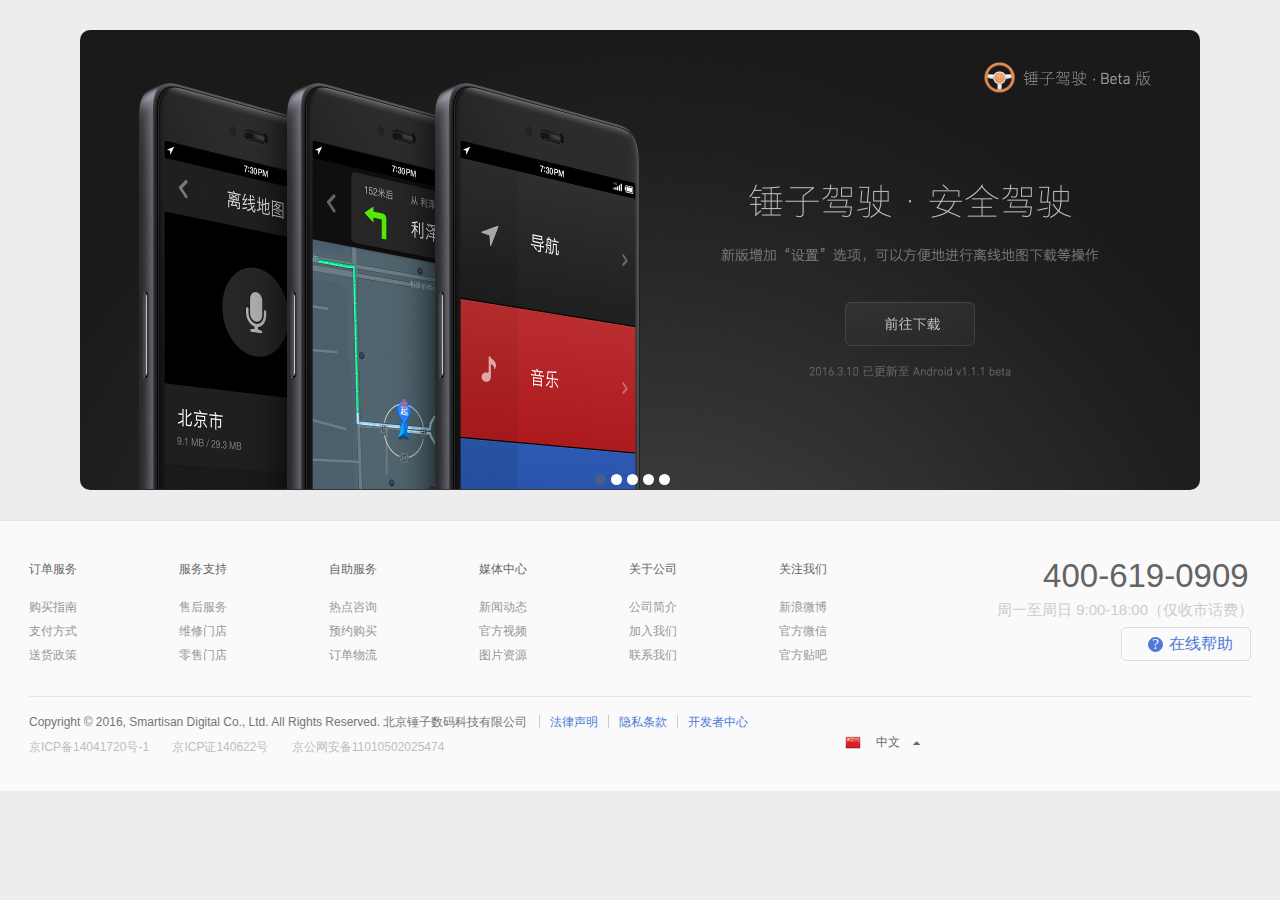
<file: yingyongxiazai.html>
<!DOCTYPE html>
<html>
<head>
    <meta charset="UTF-8">
    <title>应用下载轮播图</title>
    <link rel="stylesheet" href="css/Carousel.css">
    <link rel="stylesheet" href="css/base.css">
    <script type="text/javascript" src="js/jquery-1.12.2.js"></script>
    <script type="text/javascript" src="js/Carousel.js"></script>
</head>
<body>
<div class="wrapper"><!-- 最外层部分 -->
    <div class="banner"><!-- 轮播部分 -->
        <ul class="imgList"><!-- 图片部分 -->
            <li class="imgOn"><a href="#"><img src="images/bg1.jpg"></a></li>
            <li><a href="#"><img src="images/bg2.jpg"></a></li>
            <li><a href="#"><img src="images/bg3.png"></a></li>
            <li><a href="#"><img src="images/bg4.png"></a></li>
            <li><a href="#"><img src="images/bg5.jpg"></a></li>
        </ul>
        <ul class="indexList"><!-- 图片序号部分 -->
            <li class="indexOn"></li>
            <li></li>
            <li></li>
            <li></li>
            <li></li>
        </ul>
    </div>
</div>
<div class="footer">
    <div class="w">
        <div class="footer-t">
            <ul class="nav-footer fl">
                <li>
                    <h3>订单服务</h3>
                    <ul>
                        <li>购买指南</li>
                        <li>支付方式</li>
                        <li>送货政策</li>
                    </ul>
                </li>
                <li>
                    <h3>服务支持</h3>
                    <ul>
                        <li>售后服务</li>
                        <li>维修门店</li>
                        <li>零售门店</li>
                    </ul>
                </li>
                <li>
                    <h3>自助服务</h3>
                    <ul>
                        <li>热点咨询</li>
                        <li>预约购买</li>
                        <li>订单物流</li>
                    </ul>
                </li>
                <li>
                    <h3>媒体中心</h3>
                    <ul>
                        <li>新闻动态</li>
                        <li>官方视频</li>
                        <li>图片资源</li>
                    </ul>
                </li>
                <li>
                    <h3>关于公司</h3>
                    <ul>
                        <li>公司简介</li>
                        <li>加入我们</li>
                        <li>联系我们</li>
                    </ul>
                </li>
                <li class = "footer-last">
                    <h3>关注我们</h3>
                    <ul>
                        <li>新浪微博</li>
                        <li>官方微信</li>
                        <li>官方贴吧</li>
                    </ul>
                </li>
            </ul>
            <ul class="ser-footer fr">
                <li class = "tel">
                    <a href="#">400-619-0909</a>
                </li>
                <li class = "time">
                    周一至周日 9:00-18:00（仅收市话费）
                </li>
                <li class = "online">
                    <span class = "help">
                        <i class = "problem">?</i>
                        在线帮助
                    </span>
                </li>

            </ul>

            <div class="language-switch">
                <ul>
                    <li class ="first-li"><a href="#">English</a></li>
                    <li class = "two-li"><a href="#">日本語</a></li>
                </ul>
                <h3>
                    <a href="#">中文</a>
                    <i class = "icon-sj">
                        <s class = "show">◆</s>
                        <s class = "t-show">◆</s>

                    </i>
                </h3>
            </div>
        </div>

        <div class="footer-b">
            <h4>Copyright © 2016, Smartisan Digital Co., Ltd. All Rights Reserved.</h4>
            <h5>北京锤子数码科技有限公司</h5>
            <ul class="privacy">
                <li>
                    <a href="#">法律声明</a>
                </li>
                <li>
                    <a href="#">隐私条款</a>
                </li>
                <li>
                    <a href="#">开发者中心</a>
                </li>
            </ul>
            <h6>
                <a href="#">
                    <span>京ICP备14041720号-1</span>
                    <span>京ICP证140622号</span>
                    <span>京公网安备11010502025474</span>
                </a>

            </h6>
        </div>
    </div>
</div>
</body>
</html>
</file>
<file: css/base.css>
/*css 初始化 */
@charset "UTF-8";
html, body, ul, li, ol, dl, dd, dt, p, h1, h2, h3, h4, h5, h6, form, fieldset, legend, img {
    margin: 0;
    padding: 0;
}

fieldset, img, input, button {
    border: none;
    padding: 0;
    margin: 0;
    outline-style: none;
}

ul, ol {
    list-style: none;
}

/*去掉原样式中的小黑点*/
input {
    padding-top: 0;
    padding-bottom: 0;
    font-family: "SimSun", "宋体";
}

select, input {
    vertical-align: middle;
}

/*输入字居中显示*/
select, input, textarea {
    font-size: 12px;
    margin: 0;
}

/**/
textarea {
    resize: none;
}

/*防止拖动*/
img {
    border: 0;
    vertical-align: middle; /*  去掉图片底部默认的3像素空白缝隙*/
}

table {
    border-collapse: collapse; /*合并外连线*/
}

body {
    font: 12px/150% Arial, Verdana, "\5b8b\4f53"; /*unitedCode的写法，宋体的写法*/
    color: #666; /*150%基于当前字体尺寸的百分比行间距*/
    background: #ededed;
}

.clearfix:before, .clearfix:after {
    /*清除浮动，最好最标准的写法*/
    content: "";
    display: table;
}

.clearfix:after {
    clear: both;
}

.clearfix {
    *zoom: 1; /*IE/7/6*/
    /*兼容IE6下的写法*/
}

a {
    color: #666; /*a标签下的文字 不继承颜色*/
    text-decoration: none;
}

a:hover {
    color: #C81623;
}

h1, h2, h3, h4, h5, h6 {
    text-decoration: none;
    font-weight: normal;
    font-size: 100%;
}

s, i, em {
    /*一般起装饰性的作用*/
    font-style: normal;
    text-decoration: none;
}

.col-red {
    color: #C81623 !important; /*京东主色调*/
}

/*公共类*/
.w {
    /*版心 提取 */
    width: 1222px;
    margin: 0 auto;
}

.fl {
    float: left;
}

.fr {
    float: right;
}

.al {
    text-align: left;
}

.ac {
    text-align: center;
}

.ar {
    text-align: right;
}

.hide {
    display: none;
}

/*css初始化完成*/
.top{
    background-color:#000000;
    height:100px;
}
.top-zj{
    padding-top:30px;
}
.zj-left a{
    display: inline-block;
    width:44px;
    height:44px;
    background:url("../images/logo_3f5bbb6a40.png") -205px -3px;
}
.zj-zj{
    height:50px;
    line-height:42px;
    font-size:14px;
    /*font-weight: bold;*/
    font-family: "microsoft yahei";

}
.zj-zj ul{
    margin-left:308px;
}
.zj-zj ul li{
    float:left;
    margin-right:40px;
}
.lilast{
    margin-top:16px;
    height:14px;
    border:1px solid #1F1F1F;
}
.zj-right input{
    margin-top:7px;
    width:100px;
    height:28px;
    border:1px solid #252525;
    background-color:#111111;
    color:#CCCCCC;
    font-family: "microsoft yahei";
}
.nav{
    height:90px;
    line-height: 90px;
    position: relative;
}
.nav ul{
    margin-left:10px;
}
.nav li{
    float:left;
    margin-right:42px;
    font-family: "microsoft yahei";
    font-size:13px;
}
.nav-phone{
    background-color:white;
    position:absolute;
    display: none;
    height:340px;
    border-top:1px solid #E7E7E7;
    z-index:999;
    width:100%;
}
.nav-phone-t2{
    height:340px;
    width:233px;
    border-right:1px solid #E7E7E7;
}
.nav-phone .phone1{
    margin-left:143px;
}
.nav-phone-t2-img img{
    height:130px;
    width: 74px;
    margin-top:69px;
    margin-left:74px;
}
.nav-phone-t2 .span1{
    height:37px;
    line-height:37px;
    margin-left:80px;
    text-align: center;
}
.nav-phone-t2 .span2{
    margin-left:92px;
    color:#DF4545;
}

#quanbu {
    background:none;
    width: 1220px;
    height: 400px;
    overflow: hidden;
    margin-left:70px;
}
#quanbu li {
    width: 240px;
    height: 400px;
    float: left;
}
.nav .cartshop{
    width:115px;
    height:20px;
    position:absolute;
    left:1086px;
}
.nav .icon-cartshop{
    position:absolute;
    left:-45px;
    top:34px;
    width:42px;
    height:20px;
    background:url("../images/shorcar.png")0 -465px ;
}
.nav .cartshop .cartshop-count {
    position: absolute;
    width: 21px;
    height: 20px;
    line-height: 20px;
    background-color: #A0A0A0;
    top: 34px;
    border-radius: 50%;
    color: #ffffff;
    text-align: center;
    right: 45px;
}

.goTop{
    display:none;
}
.goTop a img{
    z-index: 999;
    position:fixed;
    right:17px;
    bottom:20px;
    width:54px;
    height:54px;
}
/*----------底部---------------*/
.footer {
    background: #fafafa;
    border-top:1px solid #e6e6e6;
    height: 270px;
    position: relative;
}
.footer .w .footer-t {
    height: 105px;
    padding-top:42px;
    padding-bottom: 28px;
    border-bottom: 1px solid #E6E6E6;
}
.footer .w .footer-t .nav-footer>li{
    float: left;
    width: 150px;
    line-height: 1;
}

.footer .w .footer-t .nav-footer>li>ul{
    color: #999699;
}
.footer .w .footer-t .nav-footer>li>h3{
    height: 32px;
}
.footer .w .footer-t .nav-footer>li>ul>li{
    height: 24px;
    line-height:24px;
    cursor: pointer;
}
.footer .w .footer-t .nav-footer>li>ul>li:hover {
    color: #5079d9;
}
.footer .w .footer-t .ser-footer .tel {
    line-height: 1;
    clear: both;
    width: 241px;
}
.footer .w .footer-t .ser-footer .tel a {
    font-size: 33px;
    color:#646464;
    position: relative;
    top: -4px;
    right: -48px;
}
.footer .w .footer-t .ser-footer .time {
    margin-top: 5px;
    position: relative;
    right:-2px;
    font-size: 15px;
    color: #ccc;
}
.footer .w .footer-t .ser-footer li.online .help{
    width: 102px;
    height: 32px;
    line-height: 32px;
    font-size: 16px;
    font-family: 微软雅黑;
    color: #5079d9;
    cursor: pointer;
    padding: 0 0 0 26px;
    text-align: left;
    float: right;
    margin-top: 8px;
    border: 1px solid #dcdcdc;
    border-radius: 5px;
    vertical-align: middle;
}
.footer .w .footer-t .ser-footer li.online .help:hover{
    background-color: #f2f2f2;
}
.footer .w .footer-t .ser-footer li.online .help .problem {
    position: relative;
    font-size: 15px;
    display: block;
    width: 13px;
    height: 13px;
    border: 1px solid #5079d9;
    border-radius: 59px;
    background-color: #5079d9;
    color: #ffffff;
    vertical-align: middle;
    top: 9px;
    line-height: 13px;
    float: left;
    margin-right: 6px;
    text-align: center;
}
.footer .language-switch {
    width: 118px;
    position: absolute;
    right: 349px;
    bottom: 23px;
}
.language-switch ul {
    background: #fff;
    visibility: visible;
    cursor: pointer;
    display: none;
}
.language-switch ul li{
    height: 51px;
    line-height: 51px;
    text-align: center;
    border-bottom: 1px solid #ebebeb;
}
.language-switch  a {
    padding-left: 31px;
}

.language-switch h3{
    height: 51px;
    line-height: 51px;
    text-align: center;
    opacity: 1;
    cursor: pointer;
    position: relative;
}
.icon-sj {
    position: absolute;
    width: 12px;
    height: 6px;
    overflow: hidden;
    /*background-color: blue;*/
    top: 22px;
    right: 10px;
}
.icon-sj .show {
    position: absolute;
    top: 0;
    left:1px;
    width: 12px;
    height: 12px;
    line-height: 12px;
    font-family: consolas;
    display: block !important;
}
.icon-sj .t-show {
    position: absolute;
    top: -5px;
    left:1px;
    width: 12px;
    height: 12px;
    line-height: 12px;
    font-family: consolas;
    display: none;
}
.footer .language-switch .first-li a {
    background:url(../images/footer--jjj.png)no-repeat 0 -30px;
}.footer .language-switch .two-li a {
     background:url(../images/footer--jjj.png)no-repeat 0 -62px;
 }.footer .language-switch h3 a {
      background:url(../images/footer--jjj.png)no-repeat 0 0;
  }
.footer .w .footer-b{
    font-size: 12px;
    padding:18px 0 38px;
}
.footer .w .footer-b h4{
    float: left;
    height: 15px;
    line-height: 15px;
    color:#757575;
    font-weight: 300;
}
.footer .w .footer-b h5{
    float: left;
    height: 15px;
    line-height: 15px;
    color:#757575;
    font-weight: 300;
    margin-left: 3px
}
.footer .w .footer-b .privacy{
    float: left;
    margin: 0 0 0 12px;
}
.footer .w .footer-b .privacy>li{
    float: left;
    font-weight: 300;
    line-height: 12px;
    padding:1px 10px 0;
    border-left: 1px solid #ccc;
}
.footer .w .footer-b .privacy li a {
    color: #5079d9;
}
.footer .w .footer-b h6{
    clear: both;
    padding: 8px 0 0 0 ;
}
.footer .w .footer-b h6 a{
    color:#bdbdbd;
    font-size: 12px;
    height: 12px;
    line-height: 1px;
}
.footer .w .footer-b h6 span {
    margin-right: 20px;
}
</file>
<file: css/cart.css>
.hot-product{
    width: 1212px;
    margin:0 auto;
    font-size:24px;
    font-family: "微软雅黑";
    height: 40px;
    line-height: 40px;
    padding-left: 10px;

}
.hot-pro{
    height: 429px;
    border: 1px solid #DBDBDB;
    border-radius: 10px;
}
.hot-pro>ul{
    width: 1230px;
}
.hot-pro>ul>li{
    float:left;
    width: 305px;
    height: 429px;
    border-right:1px solid #DBDBDB;
    background: #fff;
    position: relative;
}
.hot-pro>ul>li:first-child{
    border-radius: 10px 0 0 10px;
}
.hot-pro>ul>li:last-child{
    width: 305px;
    border-right:none;
    border-radius: 0 10px 10px 0;
}
.shadow{
    box-shadow: 0 0px 40px #EDEDED inset;
}

/*图片定位*/
.hot-pro>ul>li>img{
    width: 206px;
    height: 206px;
    position: absolute;
    top: 48px;
    left:49px;
}
.hot-pro>ul>li .pro-name{
    font-size: 16px;
    width: 305px;
    line-height: 1.2;
    color: #000;
    font-weight: 300;
    overflow: hidden;
    white-space: nowrap;
    text-overflow: ellipsis;
    font-family: "微软雅黑";
    position: absolute;
    top: 275px;
    text-align: center;
}
.hot-pro>ul>li .pro-intro{
    width: 305px;
    font-size: 12px;
    line-height: 1.2;
    color: #B2B2B2;
    overflow: hidden;
    white-space: nowrap;
    text-overflow: ellipsis;
    padding-top: 7px;
    position: absolute;
    top:300px;
    text-align: center;
    font-family: "微软雅黑";
}
.hot-pro>ul>li:first-child .pro-intro{
    color:#E04E4E;
}
.hot-pro>ul>li .pro-choice{
    position: absolute;
    width: 305px;
    top: 340px;
    text-align: center;
}
.hot-pro>ul>li .pro-choice ul{
    display: inline-block;
}
.hot-pro>ul>li .pro-choice li{
    float:left;
    margin-left:15px;
}
.hot-pro>ul>li .pro-choice .box1{
    width: 14px;
    height: 14px;
    border-radius: 50%;
    position:relative;
    border:1px solid #EDEDED;
    overflow: hidden;
}
.hot-pro>ul>li .pro-choice .box1 .box2{
    width: 8px;
    height: 8px;
    position: absolute;
    border-radius: 50%;
    top: 3px;
    left: 3px;
    overflow: hidden;
}
/*价格设置*/
.pro-price i,.pro-price span{
    display:inline-block;
}
.pro-price{
    position: absolute;
    width: 305px;
    top:380px;
    color:#DE4037;
    font-size: 18px;
    text-align: center;
}
/*查看详情 加入购物车*/
.pro-detail{
    position: absolute;
    top: 380px;
    width: 305px;
    text-align: center;
    display:none;
}
.pro-detail input{
    width: 100px;
    height: 28px;
    border-radius: 5px;
    font-family: 微软雅黑;
    cursor: pointer;
}
.pro-detail .btn1{
    border:1px solid #EDEDED;
    background-color: #fff;
}
.pro-detail .btn1:hover{
    background-color: #eee;
}
.pro-detail .btn2{
    border: 1px solid #5c81e3;
    background: #678ee7;
    color:white;
    margin-left: 5px;
}
.pro-detail .btn2:hover{
    background-color: #6c8cd4;
    background-image: linear-gradient(180deg,#6c8cd4,#4769c2);
    color:white;

}
/*购物车模块样式*/
.cart{
    width: 280px;
    /*height: 400px;*/
    border-radius: 10px;
    background: #fff;
    position: absolute;
    top:90px;
    right:0;
    z-index: 20;
    display:none;

}

.zone1,.zone2,.zone3,.zone4{
    width: 280px;
    height: 115px;
    border-bottom: 1px solid #eee;
    position: relative;
}
.cart-img{
    width: 74px;
    height: 75px;
    border:1px solid #eee;
    position: absolute;
    top:20px;
    left:20px;
    overflow: hidden;

}
.cart-img img{
    margin: 0;
    padding: 0;
    width: 74px;
    height: 74px;
}
.cart-name{
    font-size: 14px;
    font-family: 微软雅黑;
    width: 150px;
    position:absolute ;
    top:35px;
    left:110px;
    margin: 0;
    line-height: 0;
}

.cart-name:hover{
    color: #5079d9;
}
.cart-price{
    font-size:14px;
    font-family: 微软雅黑;
    position: absolute;
    top:55px;
    left:110px;
    margin:0;
    line-height: 20px;
}
.cart-price span{
    color:#DE4037;
}
.del{
    height: 20px;
    width: 20px;
    border-radius: 50%;
    font-family: consolas;
    text-align: center;
    line-height: 20px;
    color:white;
    background: #ddd;
    font-weight: bold;
    position:absolute;
    top:10px;
    right:10px;
}
.cart-bottom{
    width: 280px;
    height: 80px;
    position: relative;
    bottom:0;
    background:#ddd;
    border-radius: 0 0 10px 10px;
}
.cart-bottom .total{
    margin:0;
    font-size:14px;
    font-family: 微软雅黑;
    position: absolute;
    top:30px;
    left:30px;
}
.cart-bottom .total span{
    color:#DE4037;
}
.cart-bottom input{
    display: inline-block;
    width: 100px;
    height: 40px;
    border-radius: 5px;
    padding: 0;
    border:0 none;
    background-color: #6b95ea;
    color:white;
    font-size:18px;
    position: absolute;
    top:20px;
    right:25px;
    font-family: 微软雅黑;

}
</file>
<file: css/1.css>
@-webkit-keyframes buzz-out {
    0% {
        -webkit-transform: translateX(3px) rotate(2deg);
    }
    10% {
        -webkit-transform: translateX(-3px) rotate(-2deg);
    }
    20% {
        -webkit-transform: translateX(3px) rotate(2deg);
    }
    30% {
        -webkit-transform: translateX(-3px) rotate(-2deg);
    }
    40% {
        -webkit-transform: translateX(3px) rotate(2deg);
    }
    50% {
        -webkit-transform: translateX(-3px) rotate(-2deg);
    }
    60% {
        -webkit-transform: translateX(3px) rotate(2deg);
    }
    70% {
        -webkit-transform: translateX(-3px) rotate(-2deg);
    }
    80% {
        -webkit-transform: translateX(3px) rotate(2deg);
    }
    90% {
        -webkit-transform: translateX(-3px) rotate(-2deg);
    }
    100% {
        -webkit-transform: translateX(-3px) rotate(-2deg);
    }
}
.banner {
    margin-top: 17px;
    margin-bottom: 17px;
}

.shake:hover  {
    -webkit-animation-name: buzz-out;
    -webkit-animation-duration: 0.75s;
    -webkit-animation-timing-function: linear;
    -webkit-animation-iteration-count: 1;
}




.banner .banner-box{
    height: 500px;
    border: 1px solid #BFBFC0;
    border-radius:8px;
    overflow: hidden;
    position: relative;
}
.banner .banner-box ul{
    overflow: hidden;
    position: absolute;
}
.banner .banner-box ul li {
    width: 1220px;
    height: 500px;
    float: left;
}
.banner-box ol {
    position: absolute;
    left: 585px;
    bottom: 30px;
    line-height: 20px;
    text-align: center;
}
.banner-box ol li{
    display: inline-block;
    width: 8px;
    height: 8px;
    margin-left: 10px;
    border-radius: 50%;
    /*position: relative;*/
    background: #D8E3A9;
    border: 1px solid #ccc;
    cursor: pointer;
    float:left;
}
.banner-box ol li.current {
    width: 10px;
    height: 10px;
    margin-top: -1px;
    background: #ffffff;
}
.activity-panel .box{
    height: 200px;
    border: 1px solid #DBDBDB;
    border-radius: 8px;
    overflow:hidden;
}
.activity-panel .box ul li {
    float: left;
    width: 304px;
    height: 200px;
    border-left: 1px solid #F2F2F2;
    position: relative;
}
.activity-panel .box ul li img {
    width: 305px;
    height: 200px;
    position: absolute;
}
.big{
    border: 1px solid #F2F2F2;
    border-radius: 8px;
    z-index: 2;
}
/*Smartisan App  ��ʼ*/
.app-panel{
    margin-top: 34px;
}
.app-panel .box{
    height: 360px;
    border: 1px solid #DBDBDB;
    border-radius: 8px;
    background-color: #fff;
    margin-bottom: 100px;
}
.app-panel h2 {
    height: 56px;
    line-height: 56px;
    font-size: 20px;
}
.app-panel h2 a {
    font-family: ΢���ź�;
    font-size: 14px;
}
.app-panel h2 a span{
    font-weight: 600;
}
.app-panel h2 a:hover{
    color: #6b95ea;
}
.app-panel .box ul li {
    width: 304px;
    height: 360px;
    float: left;
    border-left: 1px solid #F2F2F2;
    position: relative;
}
.app-panel .box ul li .app-image {
    height: 150px;
    position: relative;
}
.app-panel .box ul li img{
    position: absolute;
    bottom: 0;
    left: 107px;
}
.app-panel .box ul li .infor{
    margin-top: 40px;
    height: 70px;
    text-align: center;
}
.app-panel .box ul li .infor h6{
    color: #424242;
    font-size: 16px;
}
.app-panel .box ul li .infor p{
    padding-top: 20px;
    color: #B2B2B2;
}
.app-panel .box ul li .icon-android {
    display: inline-block;
    width: 16px;
    height: 16px;
    background-image: url(../images/icon-android.png);
    margin-top: 30px;
    margin-left: 145px;
}
.app-panel .box ul li .icon-ios1 {
    display: inline-block;
    width: 16px;
    height: 16px;
    background-image: url(../images/icon-ios.png);
    margin-top: 30px;
    margin-left: 145px;
}
.app-panel .box ul li .icon-ios {
    display: inline-block;
    width: 16px;
    height: 16px;
    background-image: url(../images/icon-ios.png);
}
.app-panel .box ul li .operation .qrcode{
    height: 170px;
    position: relative;
}
.app-panel .box ul li .operation .qrcode img{
    left: 100px;
}
.app-panel .box ul li .operation{
    text-align: center;
    display: none;
    /*background-color: #FBFBFB;*/
    height: 360px;
    box-shadow: 0 0 38px rgba(0,0,0,.08) inset;
}
.app-panel .box ul li .operation p{
    margin-top: 35px;
    color: #424242;
    line-height: 1.2;
}
.app-panel .box ul li .operation a {
    display: block;
    padding-top: 20px;
    color: #406dd6;
}
.app-panel .box ul li.handshaker .operation .txt,.qt{
    display: block;
    width: 208px;
    height: 48px;
    position: absolute;
    top: 62px;
    border: 1px solid #ccc;
    background-color: #F9F9F9;
    left: 50px;
    border-radius: 8px;
    font-size: 16px;
    line-height: 48px;
    color: #808080;
}
.app-panel .box ul li.handshaker .operation .qrcode1{
    height: 210px;
}
.app-panel .box ul li.handshaker .operation .morep {
    color: #BDBDBD;
}
.app-panel .box ul li.handshaker .operation .qrcode1 .qt{
    font-family: ΢���ź�;
    text-align: left;
    font-weight: 700;
    top: 131px;
    background-color: #666;
    position: relative;
}
.app-panel .box ul li.handshaker .operation .qrcode1 .qt i.qt2{
    display: inline-block;
    font-size: 10px;
    line-height: 10px;
    width: 109px;
    height: 30px;
    position: absolute;
    left: 62px;
    top: 10px;
    color: #D2D2D2;
}
.app-panel .box ul li.handshaker .operation .qrcode1 .qt:hover{
    background-color: #333;
}
.app-panel .box ul li.handshaker .operation .txt:hover{
    background-color: #ededed;
}
.app-panel .box ul li.handshaker .operation .qrcode1 .qt i.qt22{
    font-size: 16px;
    color: #FFFFFF;
    line-height: 16px;
}
.app-panel .box ul li.handshaker .operation .qrcode1 .qt i.qt3{
    position: absolute;
    top:0px;
    right: 18px;
    color: #E0E0E0;
    /*font-family: ΢���ź�;*/
    font-weight: 700;
}
/*Smartisan App  ����*/
</file>
<file: css/2.css>
body{
    background-color: #EDEDED;
    font-size: 14px;
}
.hot-product{
    width: 1212px;
    margin:0 auto;
    margin-top: 45px;
    font-size:24px;
    font-family: "΢���ź�";
    height: 40px;
    padding-left: 10px;

}
.huangdunming .hot-pro{
    background: #fff;
    position: relative;
    height: 860px;
    z-index: 0;
    overflow: hidden;
    border-radius: 8px;
    border: 1px solid rgba(0,0,0,.14);
    box-shadow: 0 3px 8px -6px rgba(0,0,0,.1);
    box-sizing: border-box;
}
.hot-pro>ul{
    width: 1250px;
}

.hot-pro>ul>li{
    float:left;
    width: 305px;
    height: 429px;
    border-right:1px solid #DBDBDB;
    border-bottom: 1px solid #DBDBDB;
    background: #fff;
    position: relative;
}
.hot-pro .lis0{
    width: 611px;
    height: 429px;
}
.hot-pro .sp{
    box-shadow: 0 1px 3px 0 rgba(0,0,0,.05);
    background: #faeae6;
    color: #d8625d;
    border: 1px solid #efbdb9
box-sizing: border-box;
    height: 28px;
    line-height: 28px;
    display: block;
    border-radius: 14px;
    font-size: 12px;
    right: 20px;
    width: 56px;
    text-align: center;
    position: absolute;
    border: 1px solid #efbdb9;
    top : 18px;
}
.shadow{
    box-shadow: 0 0px 40px #EDEDED inset;
}

/*ͼƬ��λ*/
.hot-pro>ul>li>img{
    width: 206px;
    height: 206px;
    position: absolute;
    top: 48px;
    left:49px;
}
.hot-pro>ul>li .pro-name{
    font-size: 16px;
    width: 305px;
    line-height: 1.2;
    color: #000;
    font-weight: 300;
    overflow: hidden;
    white-space: nowrap;
    text-overflow: ellipsis;
    font-family: "΢���ź�";
    position: absolute;
    top: 275px;
    text-align: center;
}
.hot-pro>ul>li .pro-intro{
    width: 305px;
    font-size: 12px;
    line-height: 1.2;
    color: #B2B2B2;
    overflow: hidden;
    white-space: nowrap;
    text-overflow: ellipsis;
    padding-top: 7px;
    position: absolute;
    top:300px;
    text-align: center;
    font-family: "΢���ź�";
}
.hot-pro>ul>li:first-child .pro-intro{
    color:#E04E4E;
}
.hot-pro>ul>li .pro-choice{
    position: absolute;
    width: 305px;
    top: 340px;
    text-align: center;
}
.hot-pro>ul>li .pro-choice ul{
    display: inline-block;
}
.hot-pro>ul>li .pro-choice li{
    float:left;
    margin-left:15px;
}
.hot-pro>ul>li .pro-choice .box1{
    width: 14px;
    height: 14px;
    border-radius: 50%;
    position:relative;
    border:1px solid #EDEDED;
    overflow: hidden;
}
.hot-pro>ul>li .pro-choice .box1 .box2{
    width: 8px;
    height: 8px;
    position: absolute;
    border-radius: 50%;
    top: 3px;
    left: 3px;
    overflow: hidden;
}
.hot-pro>ul>li .pro-choice .box1 .box2 img{
    margin-top: -2px;
}
/*�۸�����*/
.pro-price i,.pro-price span{
    display:inline-block;
}
.pro-price{
    position: absolute;
    width: 305px;
    top:380px;
    color:#DE4037;
    font-size: 18px;
    text-align: center;
}
/*�鿴���� ���빺�ﳵ*/
.pro-detail{
    position: absolute;
    top: 380px;
    width: 305px;
    text-align: center;
    display:none;
}
.pro-detail input{
    width: 100px;
    height: 28px;
    border-radius: 5px;
    font-family: ΢���ź�;
    cursor: pointer;
}
.pro-detail .btn1{
    border:1px solid #EDEDED;
    background-color: #fff;
}
.pro-detail .btn1:hover{
    background-color: #eee;
}
.pro-detail .btn2{
    border: 1px solid #5c81e3;
    background: #678ee7;
    color:white;
    margin-left: 5px;
}
.pro-detail .btn2:hover{
    background-color: #6c8cd4;
    background-image: linear-gradient(180deg,#6c8cd4,#4769c2);
    color:white;

}
</file>
<file: css/3.css>
/*锤子科技动态CSS样式*/
.min-banner{
    margin-top: 40px;
    overflow: hidden;
}
.min-banner .banner-1{
    float: left;
}
.min-banner .banner-2{
    float: right;
}
/*Сbanner css3����*/
.min-banner .banner-1 img{
    -webkit-transition: -webkit-transform 2s ease-in-out;
    -moz-transition: -moz-transform 2s ease-in-out;
    -ms-transition: -ms-transform 2s ease-in-out;
}
.min-banner .banner-1 img:hover{
    transform: rotateX(1220deg);
    -webkit-transform: rotateX(1220deg);
    -moz-transform: rotateX(1220deg);
    -ms-transform: rotateX(1220deg);
    transform: rotateY(364deg);
    -webkit-transform: rotateY(364deg);
    -moz-transform: rotateY(364deg);
    -ms-transform: rotateY(364deg);
}
.min-banner .banner-2 img{
    -webkit-transition: -webkit-transform 2s ease-in-out;
    -moz-transition: -moz-transform 2s ease-in-out;
    -ms-transition: -ms-transform 2s ease-in-out;
}
.min-banner .banner-2 img:hover{
    transform: rotateZ(-360deg);
    -webkit-transform: rotateZ(-360deg);
    -moz-transform: rotateZ(-360deg);
    -ms-transform: rotateZ(-360deg);
}
/*���ӿƼ���̬��ʽ*/
.technology .title-header{
    margin-top: 36px;
    font-size: 20px;
    color: #666;
    font-weight: 300;
    display: block;
    line-height: 1.2;
}
.title-header .title{
    margin-left: 12px;
    font-size: 100%;
    font-weight: 600;
}
.technology .dynamic{
    background: #fff;
    overflow: hidden;
    margin-top: 17px;
    border-radius: 8px;
    border: 1px solid #F2F2F2;
    position: relative;
}
.technology .dynamic .dynamic-pic{
    box-sizing: border-box;
    height: 200px;
    float: left;
    width: 25%;
    position: relative;
    text-align: center;
    border: 1px solid #F2F2F2;
    overflow: hidden;
}
/*���ӿƼ����� css3����*/
.technology .dynamic .dynamic-pic img{
    width: 305px;
    height: 100%;
    -webkit-transform:scale(1);/*����2D���Ŵ�С-�ȸ�*/
    -moz-transform:scale(1);/*����2D���Ŵ�С-���*/
    -ms-transform:scale(1);/*����2D���Ŵ�С-IE*/
    -webkit-transition-duration: 0.5s;/*��������ʱ��*/
    -moz-transition-duration: 0.5s;
    -ms-transition-duration: 0.5s;
    opacity: 0.8;
}
.technology .dynamic .dynamic-pic img:hover{
    -webkit-transform:scale(1.2);
    -moz-transform:scale(1.2);
    -ms-transform:scale(1.2);
    box-shadow:0px 0px 30px gray;
    -webkit-box-shadow:0px 0px 30px gray;
    -moz-box-shadow:0px 0px 30px gray;
    -ms-box-shadow:0px 0px 30px gray;
    opacity: 1;
}
</file>
<file: css/4.css>
/*----------论坛精选---------------*/
.forum-panel {
    padding-bottom:60px;
}
.forum-panel .title-header {
    margin-top: 48px;
    font-size: 20px;
    color: #666;
    font-weight: 300;
    position: relative;
    display: block;
    line-height: 1.2;
}
.forum-panel .title-header .title {
    margin-left: 15px;
    font-weight: 400;
}
.forum-panel .title-header .more {
    position: absolute;
    right:10px;
    top:0;
    font-size: 16px;
    line-height: 1.2;
}
.forum-panel .title-header .more a:hover {
    color:#5079d9;
}
.forum-panel .box {
    margin-top: 19px;
    background-color: #ffffff;
    position: relative;
    z-index: 0;
    overflow: hidden;
    border-radius: 8px;
    border:1px solid rgba(0,0,0,.14);
}
.forum-panel .box li {
    height: 310px;
    float: left;
    padding: 30px;
    width: 20%;
    text-align: left;
    position: relative;
    border-left: 1px solid #f2f2f2;
}
.forum-panel .box li:first-child {
    border-left: none;
}
.forum-panel .box li img {
    display: block;
    width: 100%;
    height: 156px;
    background: #f2f2f2;
    border-radius: 4px;
}
.forum-panel .box li .info {
    margin-top: 28px;
    z-index: 1;
    width: 100%;

}
.forum-panel .box li .info h5 {
    font-size: 16px;
    color:#424242;
    font-weight: 300;
    line-height: 24px;
    overflow: hidden;
    font-family: 微软雅黑;
}
.forum-panel .box li .info p {
    font-size: 12px;
    color: #B2B2B2;
    line-height: 18px;
    margin-top: 13px;
    overflow: hidden;
}
.forum-panel .box li .info .link {
    display: block;
    margin-top: 8px;
    line-height: 1.2;
    font-size: 12px;
    color:#5079d9;
    position: absolute;
    bottom:18px;
    font-family: Consolas;
}

.shadow{
    box-shadow: 0 0 50px #ddd inset;
}
</file>
<file: css/huanxiyun.css>
.father{
    width:1349px;
    height:245px;
    background:#ededed;
    opacity:1;
    position: relative;
}
.father-2{
    width:567px;
    height:128px;
    margin: 210px auto;
}
.picture{
    margin-left: -100px;
    width:800px;
    height: 245px;
}
.picture li{
    float: left;
    margin-left:50px;
    cursor: pointer;
    /*margin-bottom:25px;*/
}
.picture li img{
    margin:0 40px;
    cursor: pointer;
}
.father-2 span{
    margin: 210px auto;
    padding-left:18px;
    font-size: 30px;
    font-family: "΢���ź�", serif;
}
.father-2 span.span-2{
    padding-left:171px;
    font-family: "΢���ź�", serif;
    font-size: 30px;
}
.father-2 span.span-3{
    padding-left:170px;
    font-family: "΢���ź�", serif;
    font-size: 30px;
}
.text-1 {
    width: 800px;
    margin-top: -60px;
}
.text-1 span a:hover{
    color: #666666;
}
.linkmai-1{
    -webkit-animation:transform-5 5s ease 500ms alternate none 1;
    animation:transform-5 5s ease 500ms alternate none 1;
}
.span-3:after {
    content: '';
    position: absolute;
    width: 70px;
    height: 70px;
    left: 926px;
    bottom: 138px;
    border-radius: 50%;
    box-shadow: 0 0 1px 2px rgba(255, 47, 57, 0.8);
    z-index: 3;
    opacity: 0;
    -webkit-animation: halo 2s 0.5s infinite ease-in-out;
    -moz-animation: halo 2s 0.5s infinite ease-in-out;
    animation: halo 2s 0.5s infinite ease-in-out;
}
@-webkit-keyframes transform-5 {
    from{
        -webkit-transform:perspective(400px) rotateY(180deg);
        transform:perspective(400px) rotateY(180deg);
    }
    to{
        -webkit-transform:perspective(400px) rotateY(0deg);
        transform:perspective(400px) rotateY(0deg);
    }
}
@keyframes transform-5 {
    from{
        -webkit-transform:perspective(400px) rotateY(180deg);
        transform:perspective(400px) rotateY(180deg);
    }
    to{
        -webkit-transform:perspective(400px) rotateY(0deg);
        transform:perspective(400px) rotateY(0deg);
    }
}
@-webkit-keyframes halo {
    0% {
        opacity: 0;
        -webkit-transform: scale(0.1);
    }
    50% {
        opacity: 1;
    }
    100%{
        opacity: 0;
        -webkit-transform: scale(1.2);
    }
}
@-moz-keyframes halo {
    0% { opacity: 0;
    -moz-transform: scale(0.1);
    }
    50% { opacity: 1; }
    100%{ opacity: 0;
        -moz-transform: scale(1.2);
    }
}
@-ms-keyframes halo {
    0% { opacity: 0; }
    50% { opacity: 1; }
    100%{opacity: 0; }
}
@-o-keyframes halo {
    0% {
        opacity: 0;
        -o-transform: scale(0.1);
    }
    50% {opacity: 1; }
    100%{
        opacity: 0;
        -o-transform: scale(1.2);
    }
}
@keyframes halo {
    0% { opacity: 0;
        transform: scale(0.1);
    }
    50% {opacity: 1; }
    100%{
        opacity: 0;
        transform: scale(1.2);
    }
}
.link1 img{
    -webkit-transition: -webkit-transform 1s ease-in;
    -moz-transition: -moz-transform 1s ease-in;
    -ms-transition: -ms-transform 1s ease-in;
}
.link1 img:hover{
    transform: rotateY(360deg);
    -webkit-transform: rotateY(360deg);
    -moz-transform: rotateY(360deg);
    -ms-transform: rotateY(360deg);
}
.link2 img{
    -webkit-transition: -webkit-transform 1s ease-out;
    -moz-transition: -moz-transform 1s ease-out;
    -ms-transition: -ms-transform 1s ease-out;
}
.link2 img:hover{
    transform: rotateX(360deg);
    -webkit-transform: rotateX(360deg);
    -moz-transform: rotateX(360deg);
    -ms-transform: rotateX(360deg);
}
</file>
<file: css/jianguoshouji.css>
html,body{width:100%;height:100%;}
/*���ݿ�ʼ*/
.jianguo .dianti {
    position: fixed;
    right: 40px;
    width: 10px;
    height: 100px;
    /*background-color: pink;*/
    top: 50%;
    list-style: none;
    z-index: 120;
    overflow: hidden;
}
.jianguo .dianti li {
    margin: 10px 0;
    width: 8px;
    height: 8px;
    /*display: block;*/
}
.jianguo .dianti li a {
    position: relative;
    width: 8px;
    height: 8px;
}
.jianguo .dianti li a .span1{
    position: absolute;
    height: 6px;
    cursor: pointer;
    width: 6px;
    left: 2px;
    border-radius: 50%;
    background: #6c6c6c;
    opacity: 0.6;
}
.jianguo .dianti li a .span2{
    position: absolute;
    left: 10px;
    top: -2px;
    cursor: pointer;
    width: 8px;
    border-radius: 50%;
    height: 8px;
    z-index: 2;
    border: #6c6c6c solid 1px;
    background: #fff;
    opacity: 0.6;
}
.rhythm {
    width: 100%;
    height: 677px;
    position: relative;
}
.rhythm h3{
    font-size: 49px;
    font-weight: 200;
    font-family: FZYouHJW;
    color: #212121;
    position: absolute;
    top: 200px;
    left: 50%;
    margin-left: -170px;
    z-index: 2;
}
.rhythm .select {
    font-size: 20px;
    position: absolute;
    top: 270px;
    left: 50%;
    margin-left: -125px;
    color: #333;
    cursor: pointer;
    z-index: 2;
    width: 250px;
}
.rhythm ul.rhythm-b {
    height: 373px;
    width: 1330px;
    position: absolute;
    left: 50%;
    margin-left: -665px;
    bottom: 0;
    overflow: hidden;
}
.rhythm ul.rhythm-b li {
    position: absolute;
}
.rhythm ul.rhythm-b li img {
    width: 190px;
}
/*��гһ�µĲ���������  ��ʼ*/
.hexie {
    width: 1120px;
    height: 677px;
    margin: 0 auto;
    position: relative;
}
.hexie h3 {
    font-size: 49px;
    font-weight: 100;
    line-height: 1.42;
    font-family: FZYouHJW;
    color: #212121;
    position: absolute;
    top: 200px;
    left: 5%;
    z-index: 2;
}
.hexie h4 {
    font-size: 25px;
    font-weight: 200;
    font-family: FZYouHJW;
    color: #7399e5;
    position: absolute;
    top: 280px;
    left: 5%;
    z-index: 2;
}
.hexie .select {
    font-size: 20px;
    position: absolute;
    top: 320px;
    left: 5%;
    color: #999;
    cursor: pointer;
    z-index: 2;
    width: 315px;
}
.hexie .select li {
    margin-right: 15px;
    padding-right: 15px;
    border-right:1px solid #999;
}
.hexie .select li.select-last{
    border-right:none;
}
.hexie .yanse {
    position: absolute;
    left: 5%;
    top: 350px;
}
.hexie .yanse ul {
    width: 500px;
    left: 5%;
    display: none;
}
.hexie .yanse ul.biaozhun {
    display: block;
}
.hexie .yanse li {
    display: inline-block;
    border-radius: 50%;
    width: 40px;
    height: 40px;
    margin-right: 20px;
    background-color: red;
}
.phoneshow{
    width: 600px;
    height: 100%;
    position: absolute;
    right: 0;
    overflow: hidden;
}
.phoneshow .topphone{
    width: 450px;
    position: absolute;
    left: 0px;
    top: -50px;
    z-index: 2;
}
.phoneshow .bottomphone {
    width: 350px;
    position: absolute;
    right: 80px;
    bottom: -170px;
}
/*�⺷�ò���ż����  ��ʼ*/
.piaohan {
    width: 100%;
    height: 677px;
    position: relative;
    overflow: hidden;
}
.piaohan .backgroundimage {
    width: 1244px;
    height: 356px;
}
.piaohan h3 {
    font-size: 49px;
    font-weight: 100;
    line-height: 1.42;
    font-family: FZYouHJW;
    color: #212121;
    position: absolute;
    bottom: 200px;
    width: 100%;
    text-align: center;
    z-index: 2;
}
.piaohan h4 {
    font-size: 25px;
    font-weight: 200;
    font-family: FZYouHJW;
    color: #7399e5;
    position: absolute;
    bottom: 140px;
    width: 100%;
    text-align: center;
    z-index: 2;
}
.piaohan .videobox{
    position: absolute;
    top: -42px;
    left: 235px;
    -webkit-transform: matrix3d(.836353,.341328,0,-.0000578004,-.664692,.481513,0,-.000279751,0,0,1,0,170,-130,0,1);
    transform: matrix3d(.836353,.325,0,-.0000578004,-.664692,.481513,0,-.000279751,0,0,1,0,170,-130,0,1);
}
/*�������õò���׿ϵͳ*/
.liuchang {
    width: 100%;
    height: 600px;
    position: relative;
    overflow: hidden;
}
.liuchang h3 {
    font-size: 49px;
    font-weight: 100;
    line-height: 1.42;
    font-family: FZYouHJW;
    color: #212121;
    position: absolute;
    top: 50%;
    width: 100%;
    text-align: center;
    z-index: 2;
}
.liuchang h4 {
    font-size: 25px;
    font-weight: 200;
    font-family: FZYouHJW;
    color: #7399e5;
    position: absolute;
    top: 50%;
    margin-top: 80px;
    width: 100%;
    text-align: center;
    z-index: 2;
}
.liuchang img{
    width: 600px;
    height: 1100px;
}
.liuchang img.leftimg {
    position: absolute;
    left: 0;
    top: -250px;
}
.liuchang img.rightimg {
    position: absolute;
    right: 0;
    top: -250px;
}

/*element.style {*/
/*}*/
/*@media screen and (max-height: 499px) and (min-height: 400px)*/
    /*.overview .row-3 figure video {*/
        /*-webkit-transform: matrix3d(.836353,.341328,0,-.0000578004,-.664692,.481513,0,-.000279751,0,0,1,0,170,-130,0,1);*/
        /*transform: matrix3d(.836353,.341328,0,-.0000578004,-.664692,.481513,0,-.000279751,0,0,1,0,170,-130,0,1);*/
    /*}*/
    /*.overview .row-3 figure video {*/
        /*height: 100%;*/
        /*width: auto;*/
        /*position: absolute;*/
        /*left: 0;*/
        /*right: 0;*/
        /*top: 0;*/
        /*margin: 0 auto;*/
        /*-webkit-transform-origin: 0 0;*/
        /*transform-origin: 0 0;*/
    /*}*/
</file>
<file: css/T2.css>
.head{
    height: 100px;
}
.introduce{
    width: 1120px;
    height:38px;
    line-height: 38px;
    margin:0 auto;
    display:block;
}
.introduce ul li{
    float:left;

}
.introduce ul li a{
    padding:5px 15px;
    color:#666;
    opacity:0.5;
}
.introduce ul li a:hover{
    opacity:0.9;
}
/*.int{*/
/*background-color: #fff;*/
/*border-bottom:1px solid black;*/
/*/!*opacity:0.7;*!/*/
/*display:none;*/
/*width: 1349px;*/
/*}*/
.introduceplus{
    width: 1120px;
    height: 60px;
    margin:0 auto;
    line-height: 60px;
    display:none;
}
.introduceplus ul li{
    float:left;

}
.introduceplus ul li a{
    padding:5px 15px;
    color:#666;
    opacity:0.5;
}
.introduceplus ul li a:hover{
    opacity:0.9;
}
.introduce .buybtn{
    width: 97px;
    height: 29px;
    margin-top: 4px;
    border-radius:5px;
    background-color: blue;
    color:#fff;
    opacity:0.5;
}
.introduceplus .buybtn{
    width: 110px;
    height: 39px;
    margin-top: 10px;
    border-radius:5px;
    background-color: blue;
    color:#fff;
    opacity:0.5;
}
.introduce .buybtn:hover{
    opacity:0.7;
}
.introduceplus .buybtn:hover{
    opacity:0.7;
}
.section1,.section2{
    height: 900px;
    width: 1349px;
    background:#e6e6e6 url("../images/heros-bg-medium_a0b98fbe68.png") no-repeat top center;
    overflow:hidden;
    /*position: relative;*/
}
.section3{
    height: 900px;
    width: 1349px;
    background:url("../images/best-bg-medium_a1fc0c36c9.jpg");
    overflow:hidden;
}
.section3 img{
    margin-top:300px;
    margin-left:-120px;
}
.section4{
    width: 1349px;
    height: 900px;
    overflow:hidden;
    border-bottom:1px solid grey;
}

h3{
    font-size: 30px;
}
p{
    font-size: 16px;
}
.section1 h3{
    padding-top:60px;
    height: 53px;
    line-height: 53px;
}
.section1 .dec{
    height: 53px;
}
.section1 img{
    margin-top:60px;
}
.section2 h3{
    padding-top:50px;
    height: 42px;
    line-height: 42px;
}
.section2 p{
    height: 64px;
    line-height: 64px;
}
.section2 h5{
    height: 24px;
    line-height: 24px;
    font-size: 18px;
}
.section4 h3{
    padding-top:50px;
    height: 42px;
    line-height: 42px;
}
.section4 p{
    height: 32px;
    line-height: 32px;
}
.section4 .imgs div{
    width: 262px;
    height: 462px;
    background: url("../images/phone-t2-medium_4299ff2ea7.png");
    margin:150px -20px 0;
}
.section4 .imgs img{
    margin-top:80px;
}
.spec{
    width: 1200px;
    height: 100px;
    /*border:1px solid red;*/
    position: relative;
    margin:0 auto;
    margin-top: 200px;
}
.arrow {
    opacity: 1;
}
.prev,.next {
    width: 76px;
    height: 112px;
    position: absolute;
    top: 50%;
    margin-top: -56px;
    /*background-color: red;*/
    background: url(../images/prev.png) no-repeat;
    z-index: 99;
}
.next {
    right: 0;
    background-image: url(../images/next.png);
}
.section4 input{
    width: 60px;
    height: 30px;
    background-color: grey;
    border-radius:5px;
}
.footer{
    height: 120px;
    padding-top:50px;
}
.footer dl{
    width: 100px;
    height: 120px;
    margin-left:80px;
}
.footer dl dt{
    height: 30px;
    line-height: 30px;
}
.footer dl dd{
    height: 18px;
    line-height: 24px;
    color:grey;
}
.footer dl dd a:hover{
    color:blue;
}
.footer{
    margin-right:100px;
}
.footer .fot_right h3{
    height: 30px;
    line-height: 30px;
}
.fot_right p{
    height: 30px;
    line-height: 30px;
    font-size:12px;
    color:grey;
}
.fot_right input{
    width: 100px;
    height: 30px;
    background-color: #fff;
    border-radius:5px;
    color:blue;
    border:1px solid grey;
}
.copyright{
    height: 80px;
    margin-left:100px;
}
.copyright p{
    font-size:12px;
    height: 20px;
    line-height: 20px;
}
.copyright p a{
    color:blue;
    padding-left:20px;
}
</file>
<file: css/Carousel.css>
/*Ӧ�������ֲ�ͼCSS��ʽ*/
body,div,ul,li,a,img{margin: 0;padding: 0;}
ul,li{list-style: none;}
a{text-decoration: none;}
.wrapper{position: relative;
    margin: 30px auto;
    width: 1120px;
    height: 460px;
}
.banner{width: 1120px;
    height: 460px;
    overflow: hidden;
    position: relative;
    border-radius: 10px;
}
.imgList{width:1120px;
    height:460px;
    z-index: 10;}
.imgList li{display: none;}
.imgList .imgOn{display: inline;}
.indexList{position: absolute;
    left: 50%;
    margin-left: -45px;
    bottom: 5px;
    z-index: 30;}
.indexList li{float: left;
    width: 3px;
    height: 7px;
    margin-right: 5px;
    padding: 2px 4px;
    border-radius:50%;
    background: #ffffff;
    cursor: pointer;}
.indexList .indexOn{background: #666666;
    font-weight: bold;
    color: white;
    opacity:0.5;}
</file>
